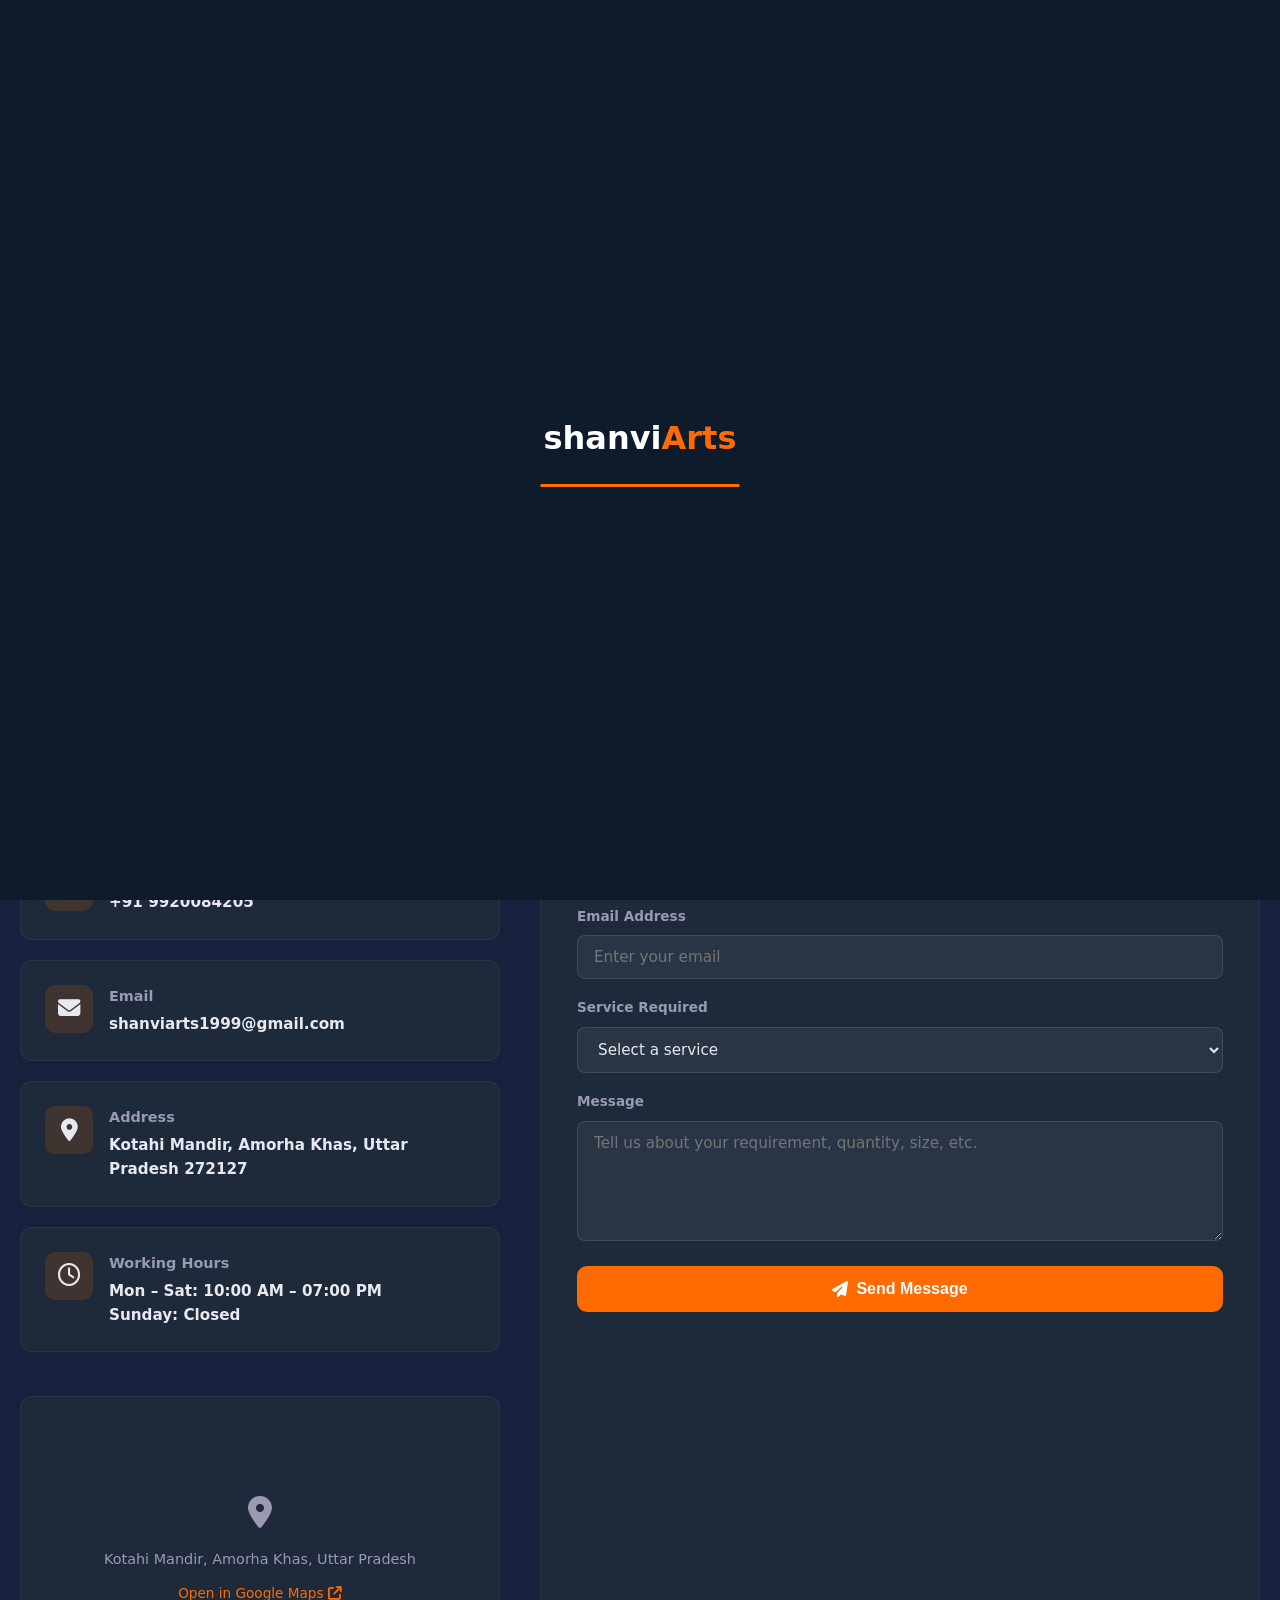
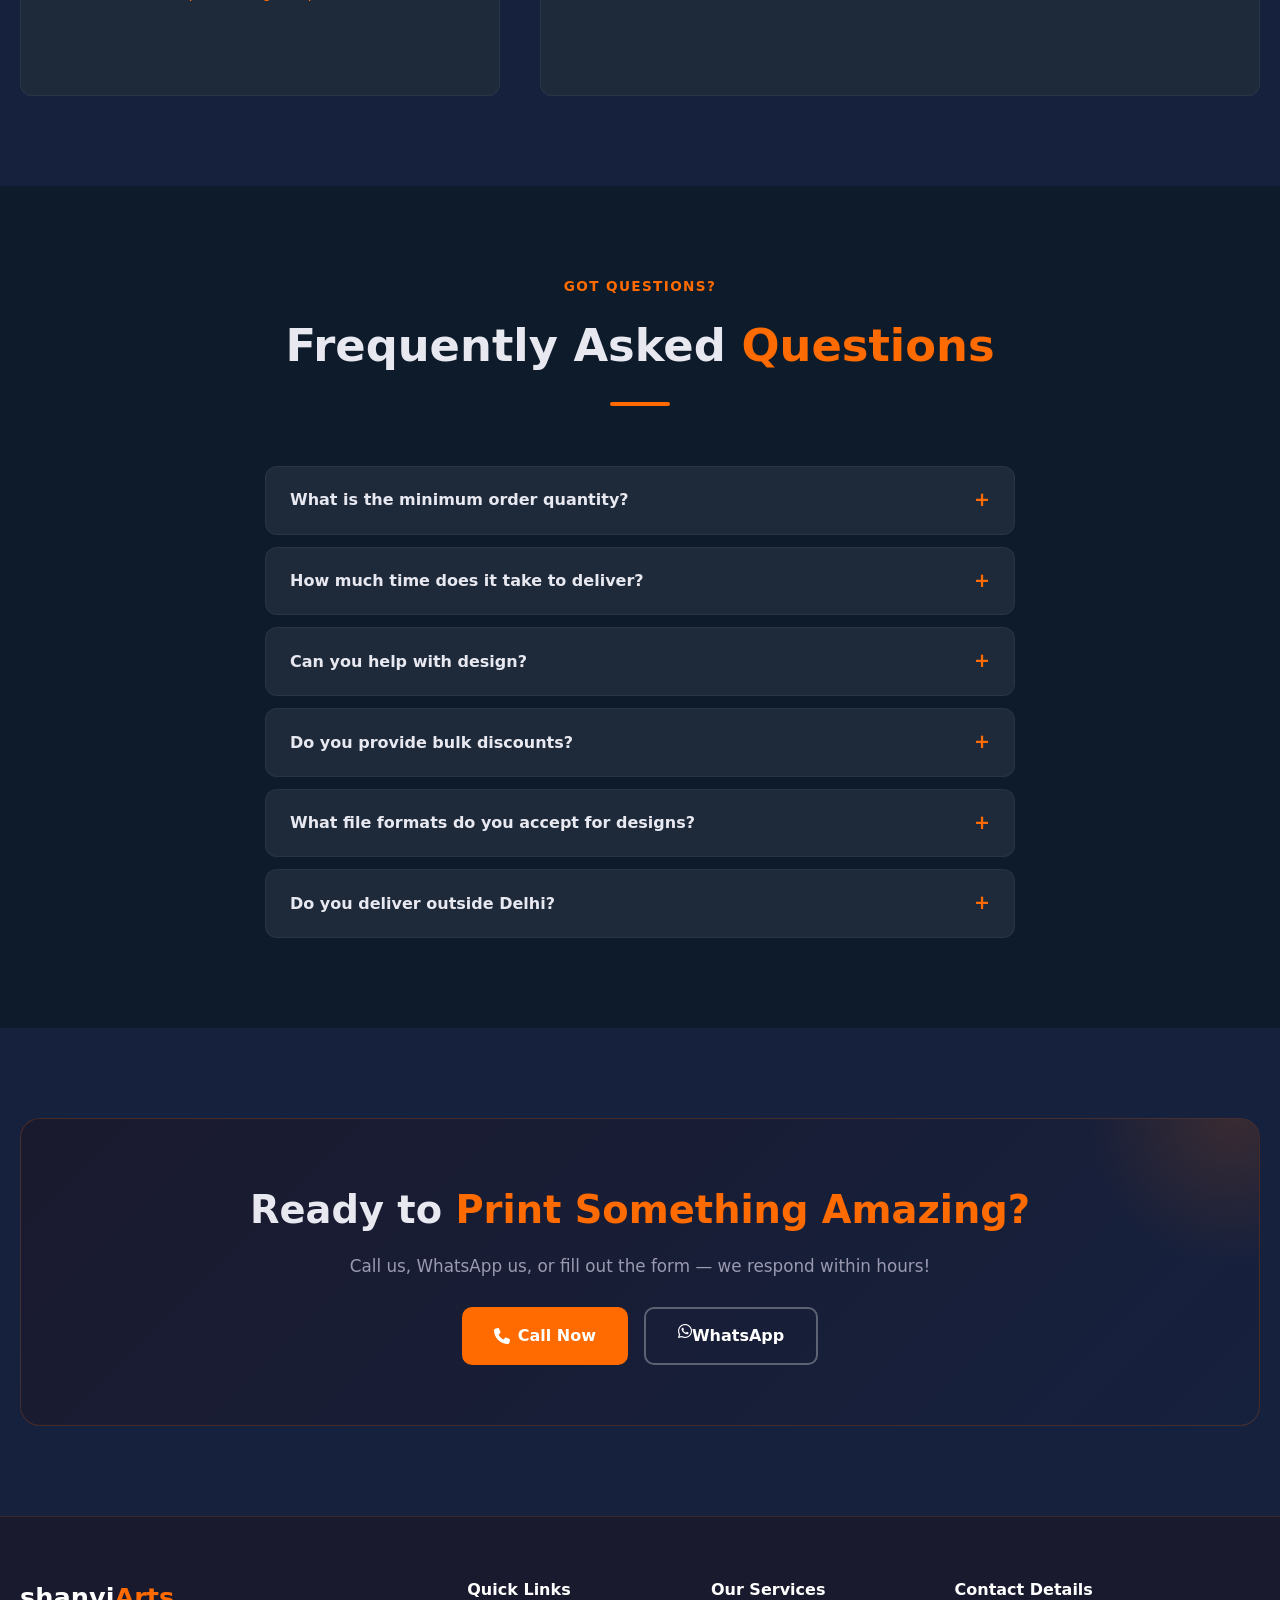
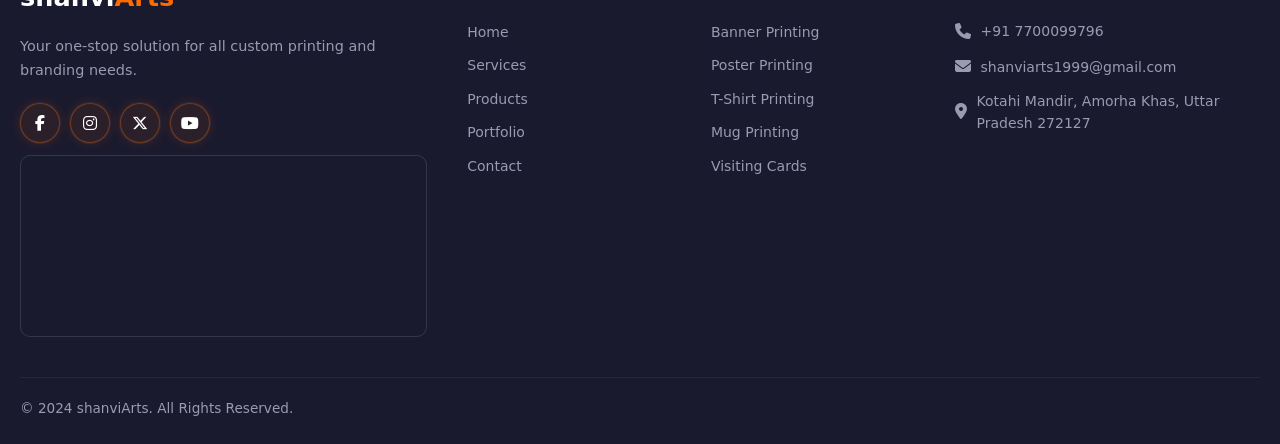
<file: contact.html>
<!DOCTYPE html>
<html lang="en">
<head>
<meta charset="UTF-8"/>
<meta name="viewport" content="width=device-width, initial-scale=1.0"/>
<title>Contact shanviArts | Get a Free Quote for Printing Services</title>
<meta name="description" content="Contact shanviArts for premium printing, branding, bulk orders and custom quotes. Call, WhatsApp or send your requirement online." />
<meta name="keywords" content="contact shanviArts, printing quote, bulk order printing, custom branding quote, Delhi printing contact" />
<meta name="robots" content="index,follow" />
<link rel="canonical" href="https://shanviarts.in/contact.html" />
<link rel="sitemap" href="https://shanviarts.in/sitemap.xml" />
<meta property="og:title" content="Contact shanviArts | Get a Free Quote for Printing Services" />
<meta property="og:description" content="Get in touch with shanviArts for custom printing, branding and bulk order inquiries in Delhi." />
<meta property="og:type" content="website" />
<meta property="og:url" content="https://shanviarts.in/contact.html" />
<meta property="og:image" content="https://shanviarts.in/images/home/banner.jpg" />
<meta name="twitter:card" content="summary_large_image" />
<meta name="twitter:title" content="Contact shanviArts | Get a Free Quote for Printing Services" />
<meta name="twitter:description" content="Get in touch with shanviArts for custom printing, branding and bulk order inquiries in Delhi." />
<meta name="twitter:image" content="https://shanviarts.in/images/home/banner.jpg" />
<meta name="theme-color" content="#ff6b00" />
<script type="application/ld+json">
{
  "@context": "https://schema.org",
  "@type": "Organization",
  "name": "shanviArts",
  "url": "https://shanviarts.in/",
  "telephone": "+91-9920084205",
  "email": "shanviarts1999@gmail.com",
  "address": {
    "@type": "PostalAddress",
    "streetAddress": "Kotahi Mandir, Amorha Khas",
    "addressLocality": "Amorha Khas",
    "addressRegion": "Uttar Pradesh",
    "postalCode": "272127",
    "addressCountry": "IN"
  }
}
</script>
<link rel="stylesheet" href="css/style.css"/>
<link rel="stylesheet" href="https://cdnjs.cloudflare.com/ajax/libs/font-awesome/6.7.2/css/all.min.css">
</head>
<body>

<div class="page-loader"><div class="loader-logo"><span>shanvi</span><span>Arts</span></div><div class="loader-bar"><div class="loader-fill"></div></div></div>

<nav class="navbar">
  <div class="nav-logo"><span>shanvi</span><span>Arts</span></div>
  <div class="nav-links">
    <a href="index.html">Home</a>
    <a href="services.html">Services</a>
    <a href="products.html">Products</a>
    <a href="portfolio.html">Portfolio</a>
    <a href="contact.html" class="active">Contact</a>
    <a href="contact.html" class="nav-cta">Get Quote</a>
  </div>
  <div class="hamburger"><span></span><span></span><span></span></div>
</nav>
<div class="mobile-menu">
  <a href="index.html">Home</a>
  <a href="services.html">Services</a>
  <a href="products.html">Products</a>
  <a href="portfolio.html">Portfolio</a>
  <a href="contact.html">Contact</a>
  <a href="contact.html" class="nav-cta">Get Quote</a>
</div>

<div class="page-header" style="background-image:url('images/contactbanner.png')">
  <div class="container">
    <h1><span style="color:var(--orange)">Contact</span> Us</h1>
    <p class="breadcrumb"><a href="index.html">Home</a> <i class="fa-solid fa-chevron-right" aria-hidden="true"></i> <span>Contact</span></p>
  </div>
</div>

<!-- CONTACT SECTION -->
<section class="section" style="background:var(--dark3)">
  <div class="container">
    <div class="section-header reveal">
      <span class="section-eyebrow">Get In Touch</span>
      <h2 class="section-title">We Are Here To <span class="hl">Help You</span></h2>
      <p class="section-subtitle">Fill out the form and we'll get back to you within 24 hours.</p>
      <div class="divider"></div>
    </div>

    <div class="contact-grid reveal">
      <!-- CONTACT INFO -->
      <div class="contact-info">
        <div class="contact-info-card">
          <div class="contact-icon"><i class="fa-solid fa-phone" aria-hidden="true"></i></div>
          <div>
            <h4>Phone</h4>
            <p><a href="tel:+919920084205">+91 9920084205</a></p>
          </div>
        </div>
        <div class="contact-info-card">
          <div class="contact-icon"><i class="fa-brands fa-whatsapp" aria-hidden="true"></i></div>
          <div>
            <h4>WhatsApp</h4>
            <p><a href="https://wa.me/919920084205" target="_blank" rel="noopener">+91 9920084205</a></p>
          </div>
        </div>
        <div class="contact-info-card">
          <div class="contact-icon"><i class="fa-solid fa-envelope" aria-hidden="true"></i></div>
          <div>
            <h4>Email</h4>
            <p><a href="mailto:shanviarts1999@gmail.com">shanviarts1999@gmail.com</a></p>
          </div>
        </div>
        <div class="contact-info-card">
          <div class="contact-icon"><i class="fa-solid fa-location-dot" aria-hidden="true"></i></div>
          <div>
            <h4>Address</h4>
            <p>Kotahi Mandir, Amorha Khas, Uttar Pradesh 272127</p>
          </div>
        </div>
        <div class="contact-info-card">
          <div class="contact-icon"><i class="fa-regular fa-clock" aria-hidden="true"></i></div>
          <div>
            <h4>Working Hours</h4>
            <p>Mon – Sat: 10:00 AM – 07:00 PM<br/>Sunday: Closed</p>
          </div>
        </div>
        <!-- MAP PLACEHOLDER -->
        <div class="map-embed">
          <span style="font-size:2rem"><i class="fa-solid fa-location-dot" aria-hidden="true"></i></span>
          <span>Kotahi Mandir, Amorha Khas, Uttar Pradesh</span>
          <a href="https://maps.google.com/?q=Kotahi+Mandir+Amorha+Khas+Uttar+Pradesh" target="_blank" rel="noopener" style="color:var(--orange);font-size:0.85rem;margin-top:4px">Open in Google Maps <i class="fa-solid fa-arrow-up-right-from-square" aria-hidden="true"></i></a>
        </div>
      </div>

      <!-- CONTACT FORM -->
      <div class="contact-form">
        <h3>Send Us a Message</h3>
        <form id="contactForm" novalidate>
          <div class="form-row">
            <div class="form-group">
              <label for="fname">Your Name *</label>
              <input type="text" id="fname" placeholder="Enter your name" required/>
            </div>
            <div class="form-group">
              <label for="fphone">Mobile Number *</label>
              <input type="tel" id="fphone" placeholder="Enter your mobile" required/>
            </div>
          </div>
          <div class="form-group">
            <label for="femail">Email Address</label>
            <input type="email" id="femail" placeholder="Enter your email"/>
          </div>
          <div class="form-group">
            <label for="fservice">Service Required</label>
            <select id="fservice">
              <option value="">Select a service</option>
              <option>Banner Printing</option>
              <option>Poster Printing</option>
              <option>T-Shirt Printing</option>
              <option>Mug Printing</option>
              <option>Plate Printing</option>
              <option>Visiting Cards</option>
              <option>Keychains</option>
              <option>Custom Branding</option>
              <option>ID Cards</option>
              <option>Other</option>
            </select>
          </div>
          <div class="form-group">
            <label for="fmsg">Message</label>
            <textarea id="fmsg" placeholder="Tell us about your requirement, quantity, size, etc."></textarea>
          </div>
          <button type="submit" class="btn-primary" style="width:100%;justify-content:center">
            <i class="fa-solid fa-paper-plane" aria-hidden="true"></i> Send Message
          </button>
        </form>
      </div>
    </div>
  </div>
</section>

<!-- FAQ -->
<section class="section">
  <div class="container">
    <div class="section-header reveal">
      <span class="section-eyebrow">Got Questions?</span>
      <h2 class="section-title">Frequently Asked <span class="hl">Questions</span></h2>
      <div class="divider"></div>
    </div>
    <div class="faq-list">
      <div class="faq-item reveal">
        <div class="faq-q">What is the minimum order quantity? <span class="faq-icon">+</span></div>
        <div class="faq-a"><p>For most products like mugs, T-shirts, and keychains, the minimum order is 1 piece. For bulk discounts, we recommend ordering 50+ pieces. Banners and posters can be ordered in single quantities.</p></div>
      </div>
      <div class="faq-item reveal">
        <div class="faq-q">How much time does it take to deliver? <span class="faq-icon">+</span></div>
        <div class="faq-a"><p>Standard delivery takes 2–4 working days after design approval. Express same-day and next-day delivery is available for urgent orders at extra charges. Bulk orders may take 5–7 working days.</p></div>
      </div>
      <div class="faq-item reveal">
        <div class="faq-q">Can you help with design? <span class="faq-icon">+</span></div>
        <div class="faq-a"><p>Yes! We have an in-house design team. We provide free design assistance with your order. Just share your idea, logo, and text and we'll create a professional design for your approval before printing.</p></div>
      </div>
      <div class="faq-item reveal">
        <div class="faq-q">Do you provide bulk discounts? <span class="faq-icon">+</span></div>
        <div class="faq-a"><p>Yes, we offer attractive discounts for bulk orders. For 50+ pieces you get 10% off, for 100+ pieces 20% off, and for 500+ pieces we offer custom pricing. Contact us for a bulk order quote.</p></div>
      </div>
      <div class="faq-item reveal">
        <div class="faq-q">What file formats do you accept for designs? <span class="faq-icon">+</span></div>
        <div class="faq-a"><p>We accept PDF, AI, CDR, PSD, PNG (high-res), JPG (300 DPI+). For best quality, vector files (AI, PDF, CDR) are preferred. We can also work from photos and rough sketches.</p></div>
      </div>
      <div class="faq-item reveal">
        <div class="faq-q">Do you deliver outside Delhi? <span class="faq-icon">+</span></div>
        <div class="faq-a"><p>Yes! We deliver pan-India through courier partners. Delivery charges depend on location and weight. Delhi NCR orders can also be picked up from our store for free.</p></div>
      </div>
    </div>
  </div>
</section>

<!-- CTA -->
<section class="section" style="background:var(--dark3)">
  <div class="container">
    <div class="cta-banner reveal">
      <h2>Ready to <span style="color:var(--orange)">Print Something Amazing?</span></h2>
      <p>Call us, WhatsApp us, or fill out the form — we respond within hours!</p>
      <div style="display:flex;gap:16px;justify-content:center;flex-wrap:wrap;margin-top:8px">
        <a href="tel:+919920084205" class="btn-primary" style="display:inline-flex"><i class="fa-solid fa-phone" aria-hidden="true"></i> Call Now</a>
        <a href="https://wa.me/919920084205" target="_blank" rel="noopener" class="btn-secondary" style="display:inline-flex"><i class="fa-brands fa-whatsapp" aria-hidden="true"></i> WhatsApp</a>
      </div>
    </div>
  </div>
</section>

<footer>
  <div class="container">
    <div class="footer-grid">
      <div class="footer-brand"><div class="footer-logo"><span>shanvi</span><span>Arts</span></div><p class="footer-desc">Your one-stop solution for all custom printing and branding needs.</p><div class="social-links"><a class="social-link" href="https://www.facebook.com/" target="_blank" rel="noopener" title="Facebook"><i class="fa-brands fa-facebook-f" aria-hidden="true"></i></a><a class="social-link" href="https://www.instagram.com/" target="_blank" rel="noopener" title="Instagram"><i class="fa-brands fa-instagram" aria-hidden="true"></i></a><a class="social-link" href="https://x.com/" target="_blank" rel="noopener" title="X"><i class="fa-brands fa-x-twitter" aria-hidden="true"></i></a><a class="social-link" href="https://www.youtube.com/" target="_blank" rel="noopener" title="YouTube"><i class="fa-brands fa-youtube" aria-hidden="true"></i></a></div><div style="margin-top:12px;border-radius:10px;overflow:hidden;border:1px solid rgba(255,255,255,0.12);"><iframe title="shanviArts location" src="https://www.google.com/maps?q=Kotahi+Mandir+Amorha+Khas+Uttar+Pradesh+272127&z=14&output=embed" loading="lazy" style="border:0;width:100%;height:180px;display:block;" allowfullscreen="" referrerpolicy="no-referrer-when-downgrade"></iframe></div></div>
      <div class="footer-col"><h4>Quick Links</h4><ul><li><a href="index.html">Home</a></li><li><a href="services.html">Services</a></li><li><a href="products.html">Products</a></li><li><a href="portfolio.html">Portfolio</a></li><li><a href="contact.html">Contact</a></li></ul></div>
      <div class="footer-col"><h4>Our Services</h4><ul><li><a href="services.html">Banner Printing</a></li><li><a href="services.html">Poster Printing</a></li><li><a href="services.html">T-Shirt Printing</a></li><li><a href="services.html">Mug Printing</a></li><li><a href="services.html">Visiting Cards</a></li></ul></div>
      <div class="footer-col"><h4>Contact Details</h4><div class="footer-contact"><div class="footer-contact-item"><span><i class="fa-solid fa-phone" aria-hidden="true"></i></span><a href="tel:+919920084205">+91 7700099796</a></div><div class="footer-contact-item"><span><i class="fa-solid fa-envelope" aria-hidden="true"></i></span><a href="mailto:shanviarts1999@gmail.com">shanviarts1999@gmail.com</a></div><div class="footer-contact-item"><span><i class="fa-solid fa-location-dot" aria-hidden="true"></i></span><span>Kotahi Mandir, Amorha Khas, Uttar Pradesh 272127</span></div></div></div>
    </div>
    <div class="footer-bottom"><p>© 2024 shanviArts. All Rights Reserved.</p></div>
  </div>
</footer>

<button class="back-top" aria-label="Back to top"><i class="fa-solid fa-arrow-up" aria-hidden="true"></i></button>
<a class="whatsapp-float" href="https://wa.me/917700099796" target="_blank" rel="noopener" title="WhatsApp"><i class="fa-brands fa-whatsapp" aria-hidden="true"></i></a>
<div class="toast"></div>
<script src="js/main.js"></script>
<script>
  document.getElementById('contactForm').addEventListener('submit', function(e) {
  e.preventDefault(); 
  
  const form = this;
  const submitBtn = form.querySelector('button[type="submit"]');
  
  
  const formData = new URLSearchParams();
  formData.append('fname', document.getElementById('fname').value);
  formData.append('fphone', document.getElementById('fphone').value);
  formData.append('femail', document.getElementById('femail').value);
  formData.append('fservice', document.getElementById('fservice').value);
  formData.append('fmsg', document.getElementById('fmsg').value);
  

  submitBtn.disabled = true;
  submitBtn.innerText = "Sending Message...";
  

  const scriptURL = 'https://script.google.com/macros/s/AKfycbzLTnuNzT0q0quzqYP9nhpQGTAbktGC3dvviAoRk8rL5TkoTegZDmY_FRr4OutKN-iiqQ/exec'; 
  
 
  fetch(scriptURL, {
    method: 'POST',
    body: formData,
    mode: 'no-cors' 
  })
  .then(response => {
  
    alert('massage sent succsesfully.');
    form.reset();
  })
  .catch(error => {
    console.error('Error!', error.message);
    alert('Not sand try again');
  })
  .finally(() => {
    
    submitBtn.disabled = false;
    submitBtn.innerText = "📨 Send Message";
  });
});

</script>
</body>
</html>
</file>
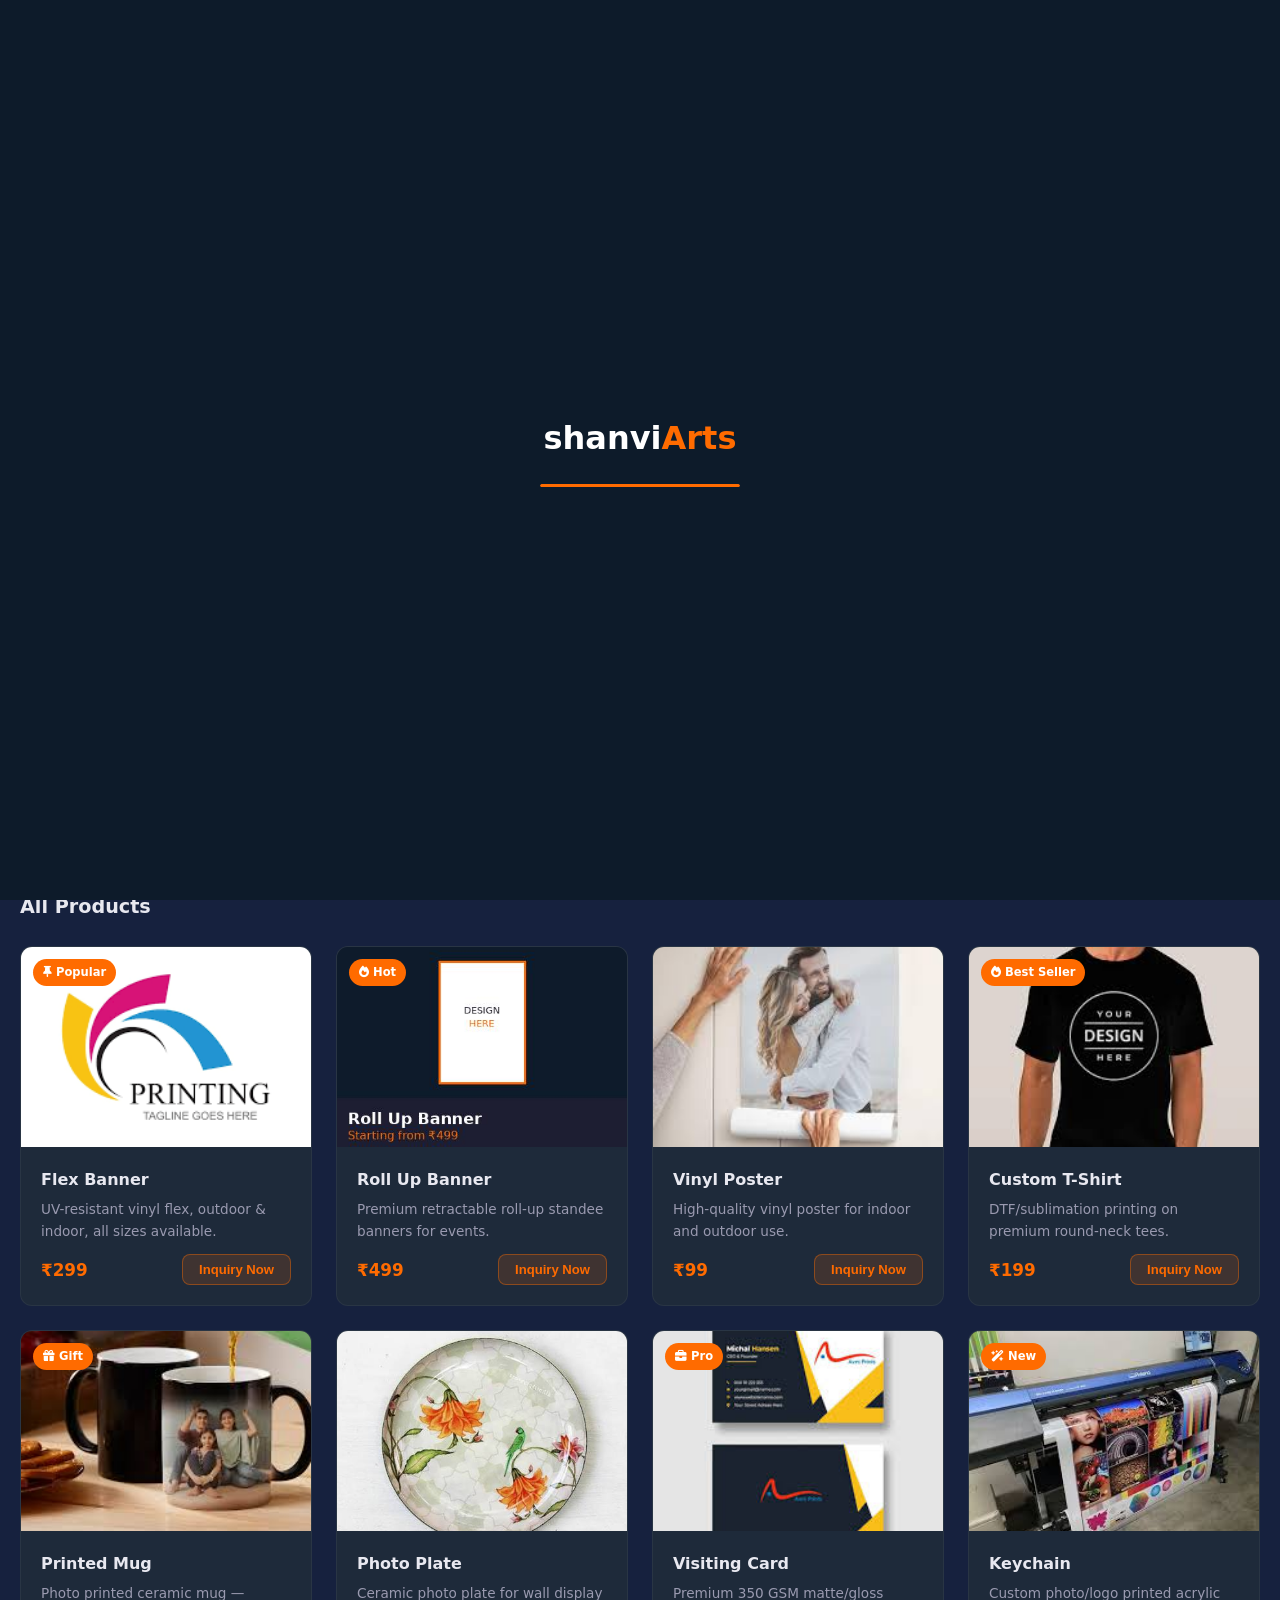
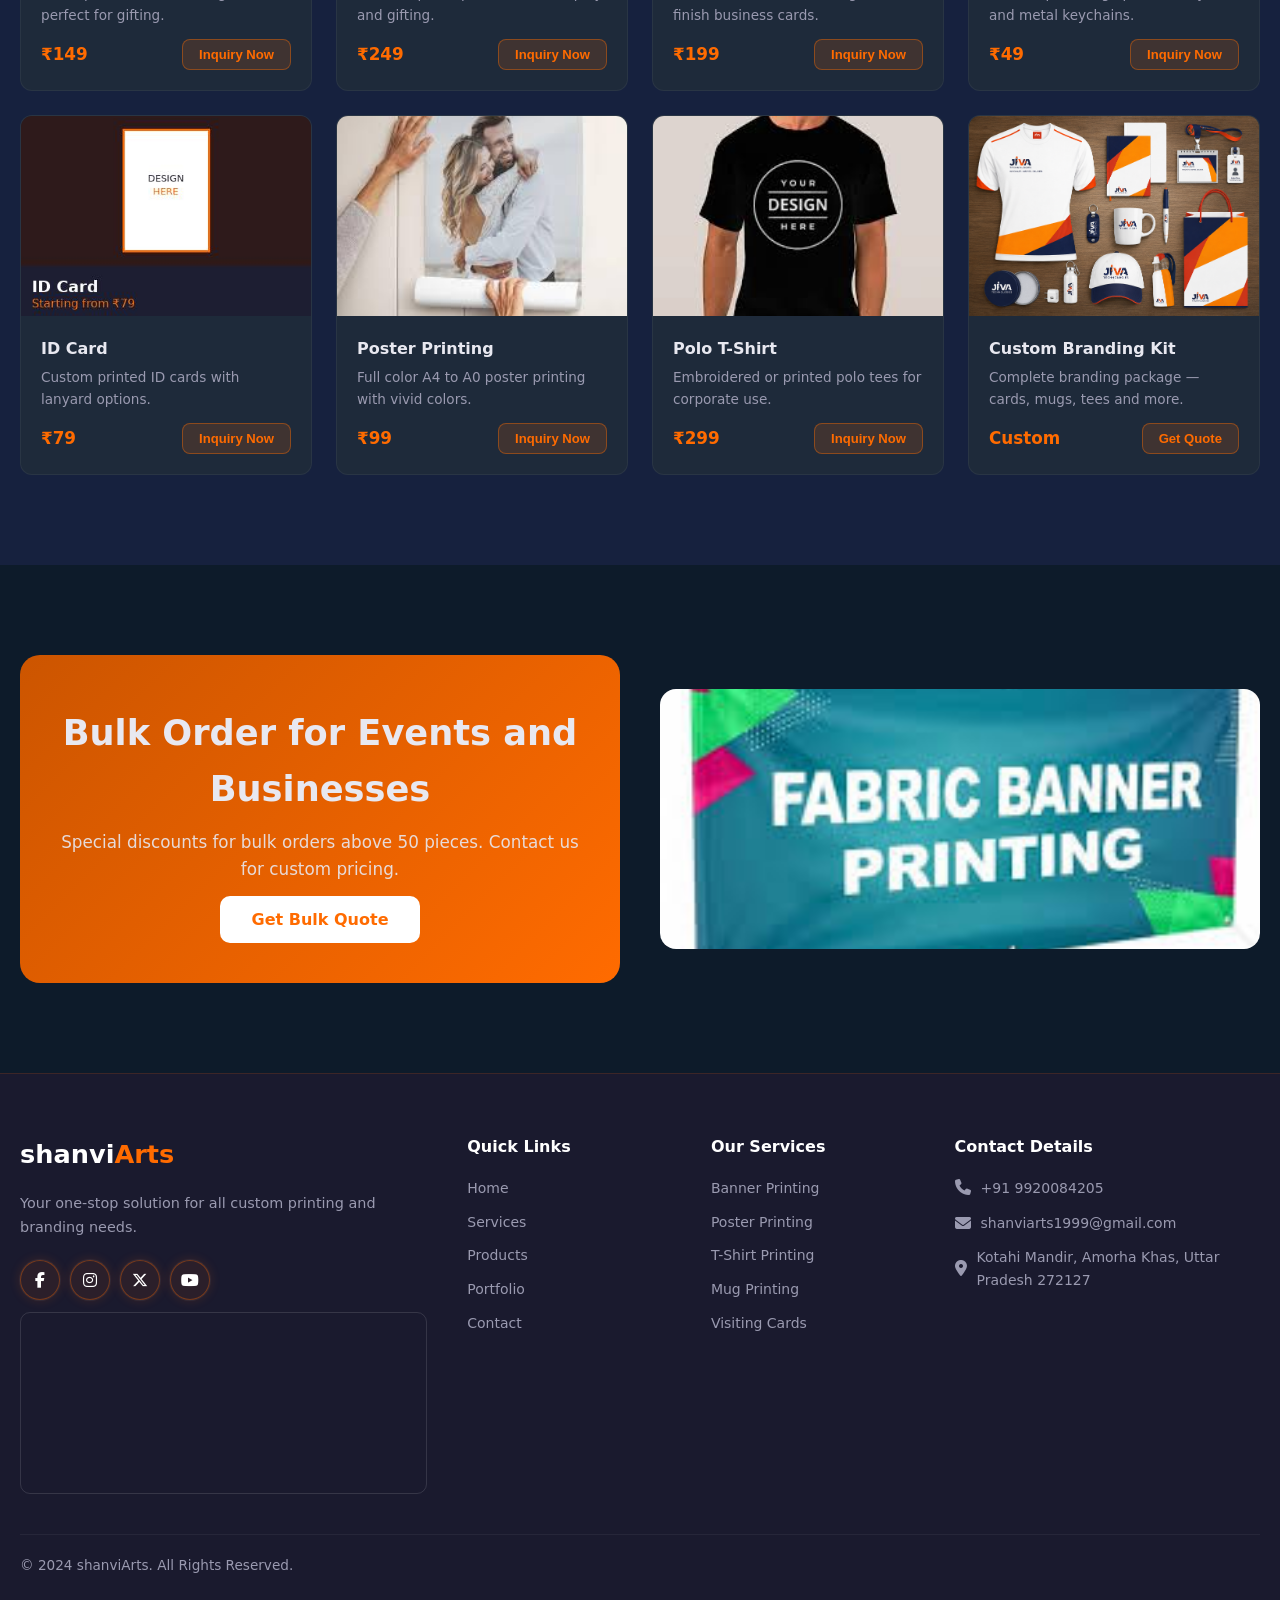
<file: products.html>
<!DOCTYPE html>
<html lang="en">
<head>
<meta charset="UTF-8"/>
<meta name="viewport" content="width=device-width, initial-scale=1.0"/>
<title>Custom Printed Products | Flex Banners, T-Shirts, Mugs & More | shanviArts</title>
<meta name="description" content="Browse custom printed products from shanviArts including flex banners, roll-up banners, T-shirts, mugs, visiting cards, keychains and photo plates." />
<meta name="keywords" content="custom printed products, flex banner, roll up banner, printed t-shirt, printed mug, visiting card, keychain, photo plate" />
<meta name="robots" content="index,follow" />
<link rel="canonical" href="https://shanviarts.in/products.html" />
<link rel="sitemap" href="https://shanviarts.in/sitemap.xml" />
<meta property="og:title" content="Custom Printed Products | Flex Banners, T-Shirts, Mugs & More | shanviArts" />
<meta property="og:description" content="High-quality custom printed products for events, promotions, gifting and business branding." />
<meta property="og:type" content="website" />
<meta property="og:url" content="https://shanviarts.in/products.html" />
<meta property="og:image" content="https://shanviarts.in/images/home/banner.jpg" />
<meta name="twitter:card" content="summary_large_image" />
<meta name="twitter:title" content="Custom Printed Products | Flex Banners, T-Shirts, Mugs & More | shanviArts" />
<meta name="twitter:description" content="High-quality custom printed products for events, promotions, gifting and business branding." />
<meta name="twitter:image" content="https://shanviarts.in/images/home/banner.jpg" />
<meta name="theme-color" content="#ff6b00" />
<link rel="stylesheet" href="css/style.css"/>
<link rel="stylesheet" href="https://cdnjs.cloudflare.com/ajax/libs/font-awesome/6.7.2/css/all.min.css">
</head>
<body>

<div class="page-loader"><div class="loader-logo"><span>shanvi</span><span>Arts</span></div><div class="loader-bar"><div class="loader-fill"></div></div></div>

<nav class="navbar">
  <div class="nav-logo"><span>shanvi</span><span>Arts</span></div>
  <div class="nav-links">
    <a href="index.html">Home</a>
    <a href="services.html">Services</a>
    <a href="products.html" class="active">Products</a>
    <a href="portfolio.html">Portfolio</a>
    <a href="contact.html">Contact</a>
    <a href="contact.html" class="nav-cta">Get Quote</a>
  </div>
  <div class="hamburger"><span></span><span></span><span></span></div>
</nav>
<div class="mobile-menu">
  <a href="index.html">Home</a>
  <a href="services.html">Services</a>
  <a href="products.html">Products</a>
  <a href="portfolio.html">Portfolio</a>
  <a href="contact.html">Contact</a>
  <a href="contact.html" class="nav-cta">Get Quote</a>
</div>

<div class="page-header" style="background-image:url('images/contactbanner.png')">
  <div class="container">
    <h1>Our <span style="color:var(--orange)">Products</span></h1>
    <p class="breadcrumb"><a href="index.html">Home</a> <i class="fa-solid fa-chevron-right" aria-hidden="true"></i> <span>Products</span></p>
  </div>
</div>

<!-- PRODUCTS SECTION -->
<section class="section" style="background:var(--dark3)">
  <div class="container">
    <div class="section-header reveal">
      <span class="section-eyebrow">Browse</span>
      <h2 class="section-title">Product <span class="hl">Categories</span></h2>
      <div class="divider"></div>
    </div>

    <!-- CATEGORY ICONS -->
    <div style="display:flex;gap:20px;flex-wrap:wrap;justify-content:center;margin-bottom:40px" class="reveal">
      <div style="text-align:center;cursor:pointer" onclick="document.querySelector('[data-filter=banners]').click()">
        <div style="width:70px;height:70px;background:rgba(255,107,0,0.15);border-radius:14px;display:flex;align-items:center;justify-content:center;font-size:1.8rem;margin:0 auto 8px;transition:.3s" onmouseover="this.style.background='var(--orange)'" onmouseout="this.style.background='rgba(255,107,0,0.15)'"><i class="fa-solid fa-rectangle-ad" aria-hidden="true"></i></div>
        <span style="font-size:0.8rem;color:var(--text-muted)">Banners</span>
      </div>
      <div style="text-align:center;cursor:pointer" onclick="document.querySelector('[data-filter=tshirts]').click()">
        <div style="width:70px;height:70px;background:rgba(255,107,0,0.15);border-radius:14px;display:flex;align-items:center;justify-content:center;font-size:1.8rem;margin:0 auto 8px;transition:.3s" onmouseover="this.style.background='var(--orange)'" onmouseout="this.style.background='rgba(255,107,0,0.15)'"><i class="fa-solid fa-shirt" aria-hidden="true"></i></div>
        <span style="font-size:0.8rem;color:var(--text-muted)">T-Shirts</span>
      </div>
      <div style="text-align:center;cursor:pointer" onclick="document.querySelector('[data-filter=mugs]').click()">
        <div style="width:70px;height:70px;background:rgba(255,107,0,0.15);border-radius:14px;display:flex;align-items:center;justify-content:center;font-size:1.8rem;margin:0 auto 8px;transition:.3s" onmouseover="this.style.background='var(--orange)'" onmouseout="this.style.background='rgba(255,107,0,0.15)'"><i class="fa-solid fa-mug-hot" aria-hidden="true"></i></div>
        <span style="font-size:0.8rem;color:var(--text-muted)">Mugs</span>
      </div>
      <div style="text-align:center;cursor:pointer" onclick="document.querySelector('[data-filter=cards]').click()">
        <div style="width:70px;height:70px;background:rgba(255,107,0,0.15);border-radius:14px;display:flex;align-items:center;justify-content:center;font-size:1.8rem;margin:0 auto 8px;transition:.3s" onmouseover="this.style.background='var(--orange)'" onmouseout="this.style.background='rgba(255,107,0,0.15)'"><i class="fa-solid fa-address-card" aria-hidden="true"></i></div>
        <span style="font-size:0.8rem;color:var(--text-muted)">Visiting Cards</span>
      </div>
      <div style="text-align:center;cursor:pointer" onclick="document.querySelector('[data-filter=keychains]').click()">
        <div style="width:70px;height:70px;background:rgba(255,107,0,0.15);border-radius:14px;display:flex;align-items:center;justify-content:center;font-size:1.8rem;margin:0 auto 8px;transition:.3s" onmouseover="this.style.background='var(--orange)'" onmouseout="this.style.background='rgba(255,107,0,0.15)'"><i class="fa-solid fa-key" aria-hidden="true"></i></div>
        <span style="font-size:0.8rem;color:var(--text-muted)">Keychains</span>
      </div>
    </div>

    <!-- FILTER TABS -->
    <div class="filter-tabs reveal">
      <button class="filter-btn active" data-filter="all">All Products</button>
      <button class="filter-btn" data-filter="banners">Banners</button>
      <button class="filter-btn" data-filter="tshirts">T-Shirts</button>
      <button class="filter-btn" data-filter="mugs">Mugs</button>
      <button class="filter-btn" data-filter="cards">Visiting Cards</button>
      <button class="filter-btn" data-filter="keychains">Keychains</button>
    </div>

    <h3 style="margin-bottom:24px;font-size:1.2rem" class="reveal">All Products</h3>
    <div class="products-grid">
      <div class="product-card reveal reveal-delay-1" data-category="banners">
        <div class="product-img-wrap"><img src="images/home/logo.png" alt="Flex Banner"/><span class="product-badge"><i class="fa-solid fa-thumbtack" aria-hidden="true"></i> Popular</span></div>
        <div class="product-info"><h3>Flex Banner</h3><p>UV-resistant vinyl flex, outdoor & indoor, all sizes available.</p><div class="product-footer"><span class="product-price">₹299</span><button class="btn-inquiry">Inquiry Now</button></div></div>
      </div>
      <div class="product-card reveal reveal-delay-2" data-category="banners">
        <div class="product-img-wrap"><img src="images/product_rollup.jpg" alt="Roll Up Banner"/><span class="product-badge"><i class="fa-solid fa-fire" aria-hidden="true"></i> Hot</span></div>
        <div class="product-info"><h3>Roll Up Banner</h3><p>Premium retractable roll-up standee banners for events.</p><div class="product-footer"><span class="product-price">₹499</span><button class="btn-inquiry">Inquiry Now</button></div></div>
      </div>
      <div class="product-card reveal reveal-delay-3" data-category="banners">
        <div class="product-img-wrap"><img src="images/home/poster.jpg" alt="Vinyl Poster"/></div>
        <div class="product-info"><h3>Vinyl Poster</h3><p>High-quality vinyl poster for indoor and outdoor use.</p><div class="product-footer"><span class="product-price">₹99</span><button class="btn-inquiry">Inquiry Now</button></div></div>
      </div>
      <div class="product-card reveal reveal-delay-1" data-category="tshirts">
        <div class="product-img-wrap"><img src="images/home/tshirt.jpg" alt="Custom T-Shirt"/><span class="product-badge"><i class="fa-solid fa-fire" aria-hidden="true"></i> Best Seller</span></div>
        <div class="product-info"><h3>Custom T-Shirt</h3><p>DTF/sublimation printing on premium round-neck tees.</p><div class="product-footer"><span class="product-price">₹199</span><button class="btn-inquiry">Inquiry Now</button></div></div>
      </div>
      <div class="product-card reveal reveal-delay-2" data-category="mugs">
        <div class="product-img-wrap"><img src="images/home/cup.jpg" alt="Printed Mug"/><span class="product-badge"><i class="fa-solid fa-gift" aria-hidden="true"></i> Gift</span></div>
        <div class="product-info"><h3>Printed Mug</h3><p>Photo printed ceramic mug — perfect for gifting.</p><div class="product-footer"><span class="product-price">₹149</span><button class="btn-inquiry">Inquiry Now</button></div></div>
      </div>
      <div class="product-card reveal reveal-delay-3" data-category="mugs">
        <div class="product-img-wrap"><img src="images/home/images (2).jpg" alt="Photo Plate"/></div>
        <div class="product-info"><h3>Photo Plate</h3><p>Ceramic photo plate for wall display and gifting.</p><div class="product-footer"><span class="product-price">₹249</span><button class="btn-inquiry">Inquiry Now</button></div></div>
      </div>
      <div class="product-card reveal reveal-delay-1" data-category="cards">
        <div class="product-img-wrap"><img src="images/home/visiting.jpg" alt="Visiting Card"/><span class="product-badge"><i class="fa-solid fa-briefcase" aria-hidden="true"></i> Pro</span></div>
        <div class="product-info"><h3>Visiting Card</h3><p>Premium 350 GSM matte/gloss finish business cards.</p><div class="product-footer"><span class="product-price">₹199</span><button class="btn-inquiry">Inquiry Now</button></div></div>
      </div>
      <div class="product-card reveal reveal-delay-2" data-category="keychains">
        <div class="product-img-wrap"><img src="images/home/vinayal.jpg" alt="Keychain"/><span class="product-badge"><i class="fa-solid fa-wand-magic-sparkles" aria-hidden="true"></i> New</span></div>
        <div class="product-info"><h3>Keychain</h3><p>Custom photo/logo printed acrylic and metal keychains.</p><div class="product-footer"><span class="product-price">₹49</span><button class="btn-inquiry">Inquiry Now</button></div></div>
      </div>
      <div class="product-card reveal reveal-delay-3" data-category="cards">
        <div class="product-img-wrap"><img src="images/product_idcard.jpg" alt="ID Card"/></div>
        <div class="product-info"><h3>ID Card</h3><p>Custom printed ID cards with lanyard options.</p><div class="product-footer"><span class="product-price">₹79</span><button class="btn-inquiry">Inquiry Now</button></div></div>
      </div>
      <div class="product-card reveal reveal-delay-1" data-category="banners">
        <div class="product-img-wrap"><img src="images/home/poster.jpg" alt="Poster"/></div>
        <div class="product-info"><h3>Poster Printing</h3><p>Full color A4 to A0 poster printing with vivid colors.</p><div class="product-footer"><span class="product-price">₹99</span><button class="btn-inquiry">Inquiry Now</button></div></div>
      </div>
      <div class="product-card reveal reveal-delay-2" data-category="tshirts">
        <div class="product-img-wrap"><img src="images/home/tshirt.jpg" alt="Polo T-Shirt"/></div>
        <div class="product-info"><h3>Polo T-Shirt</h3><p>Embroidered or printed polo tees for corporate use.</p><div class="product-footer"><span class="product-price">₹299</span><button class="btn-inquiry">Inquiry Now</button></div></div>
      </div>
      <div class="product-card reveal reveal-delay-3" data-category="keychains">
        <div class="product-img-wrap"><img src="images/home/ChatGPT Image Jun 21, 2026, 07_36_07 AM.png" alt="Custom Branding"/></div>
        <div class="product-info"><h3>Custom Branding Kit</h3><p>Complete branding package — cards, mugs, tees and more.</p><div class="product-footer"><span class="product-price">Custom</span><button class="btn-inquiry">Get Quote</button></div></div>
      </div>
    </div>
  </div>
</section>

<!-- BULK ORDER -->
<section class="section">
  <div class="container">
    <div style="display:grid;grid-template-columns:1fr 1fr;gap:40px;align-items:center" class="reveal">
      <div class="bulk-banner">
        <h2>Bulk Order for Events and Businesses</h2>
        <p>Special discounts for bulk orders above 50 pieces. Contact us for custom pricing.</p>
        <a href="contact.html" class="btn-white">Get Bulk Quote</a>
      </div>
      <div>
        <img src="images/home/banner.jpg" alt="Bulk Order" style="border-radius:16px;width:100%;height:260px;object-fit:cover"/>
      </div>
    </div>
  </div>
</section>

<footer>
  <div class="container">
    <div class="footer-grid">
      <div class="footer-brand"><div class="footer-logo"><span>shanvi</span><span>Arts</span></div><p class="footer-desc">Your one-stop solution for all custom printing and branding needs.</p><div class="social-links"><a class="social-link" href="https://www.facebook.com/" target="_blank" rel="noopener" title="Facebook"><i class="fa-brands fa-facebook-f" aria-hidden="true"></i></a><a class="social-link" href="https://www.instagram.com/" target="_blank" rel="noopener" title="Instagram"><i class="fa-brands fa-instagram" aria-hidden="true"></i></a><a class="social-link" href="https://x.com/" target="_blank" rel="noopener" title="X"><i class="fa-brands fa-x-twitter" aria-hidden="true"></i></a><a class="social-link" href="https://www.youtube.com/" target="_blank" rel="noopener" title="YouTube"><i class="fa-brands fa-youtube" aria-hidden="true"></i></a></div><div style="margin-top:12px;border-radius:10px;overflow:hidden;border:1px solid rgba(255,255,255,0.12);"><iframe title="shanviArts location" src="https://www.google.com/maps?q=Kotahi+Mandir+Amorha+Khas+Uttar+Pradesh+272127&z=14&output=embed" loading="lazy" style="border:0;width:100%;height:180px;display:block;" allowfullscreen="" referrerpolicy="no-referrer-when-downgrade"></iframe></div></div>
      <div class="footer-col"><h4>Quick Links</h4><ul><li><a href="index.html">Home</a></li><li><a href="services.html">Services</a></li><li><a href="products.html">Products</a></li><li><a href="portfolio.html">Portfolio</a></li><li><a href="contact.html">Contact</a></li></ul></div>
      <div class="footer-col"><h4>Our Services</h4><ul><li><a href="services.html">Banner Printing</a></li><li><a href="services.html">Poster Printing</a></li><li><a href="services.html">T-Shirt Printing</a></li><li><a href="services.html">Mug Printing</a></li><li><a href="services.html">Visiting Cards</a></li></ul></div>
      <div class="footer-col"><h4>Contact Details</h4><div class="footer-contact"><div class="footer-contact-item"><span><i class="fa-solid fa-phone" aria-hidden="true"></i></span><a href="tel:+919920084205">+91 9920084205</a></div><div class="footer-contact-item"><span><i class="fa-solid fa-envelope" aria-hidden="true"></i></span><a href="mailto:shanviarts1999@gmail.com">shanviarts1999@gmail.com</a></div><div class="footer-contact-item"><span><i class="fa-solid fa-location-dot" aria-hidden="true"></i></span><span>Kotahi Mandir, Amorha Khas, Uttar Pradesh 272127</span></div></div></div>
    </div>
    <div class="footer-bottom"><p>© 2024 shanviArts. All Rights Reserved.</p></div>
  </div>
</footer>

<button class="back-top" aria-label="Back to top"><i class="fa-solid fa-arrow-up" aria-hidden="true"></i></button>
<a class="whatsapp-float" href="https://wa.me/919920084205" target="_blank" rel="noopener" title="WhatsApp"><i class="fa-brands fa-whatsapp" aria-hidden="true"></i></a>
<div class="toast"></div>
<script src="js/main.js"></script>
</body>
</html>
</file>
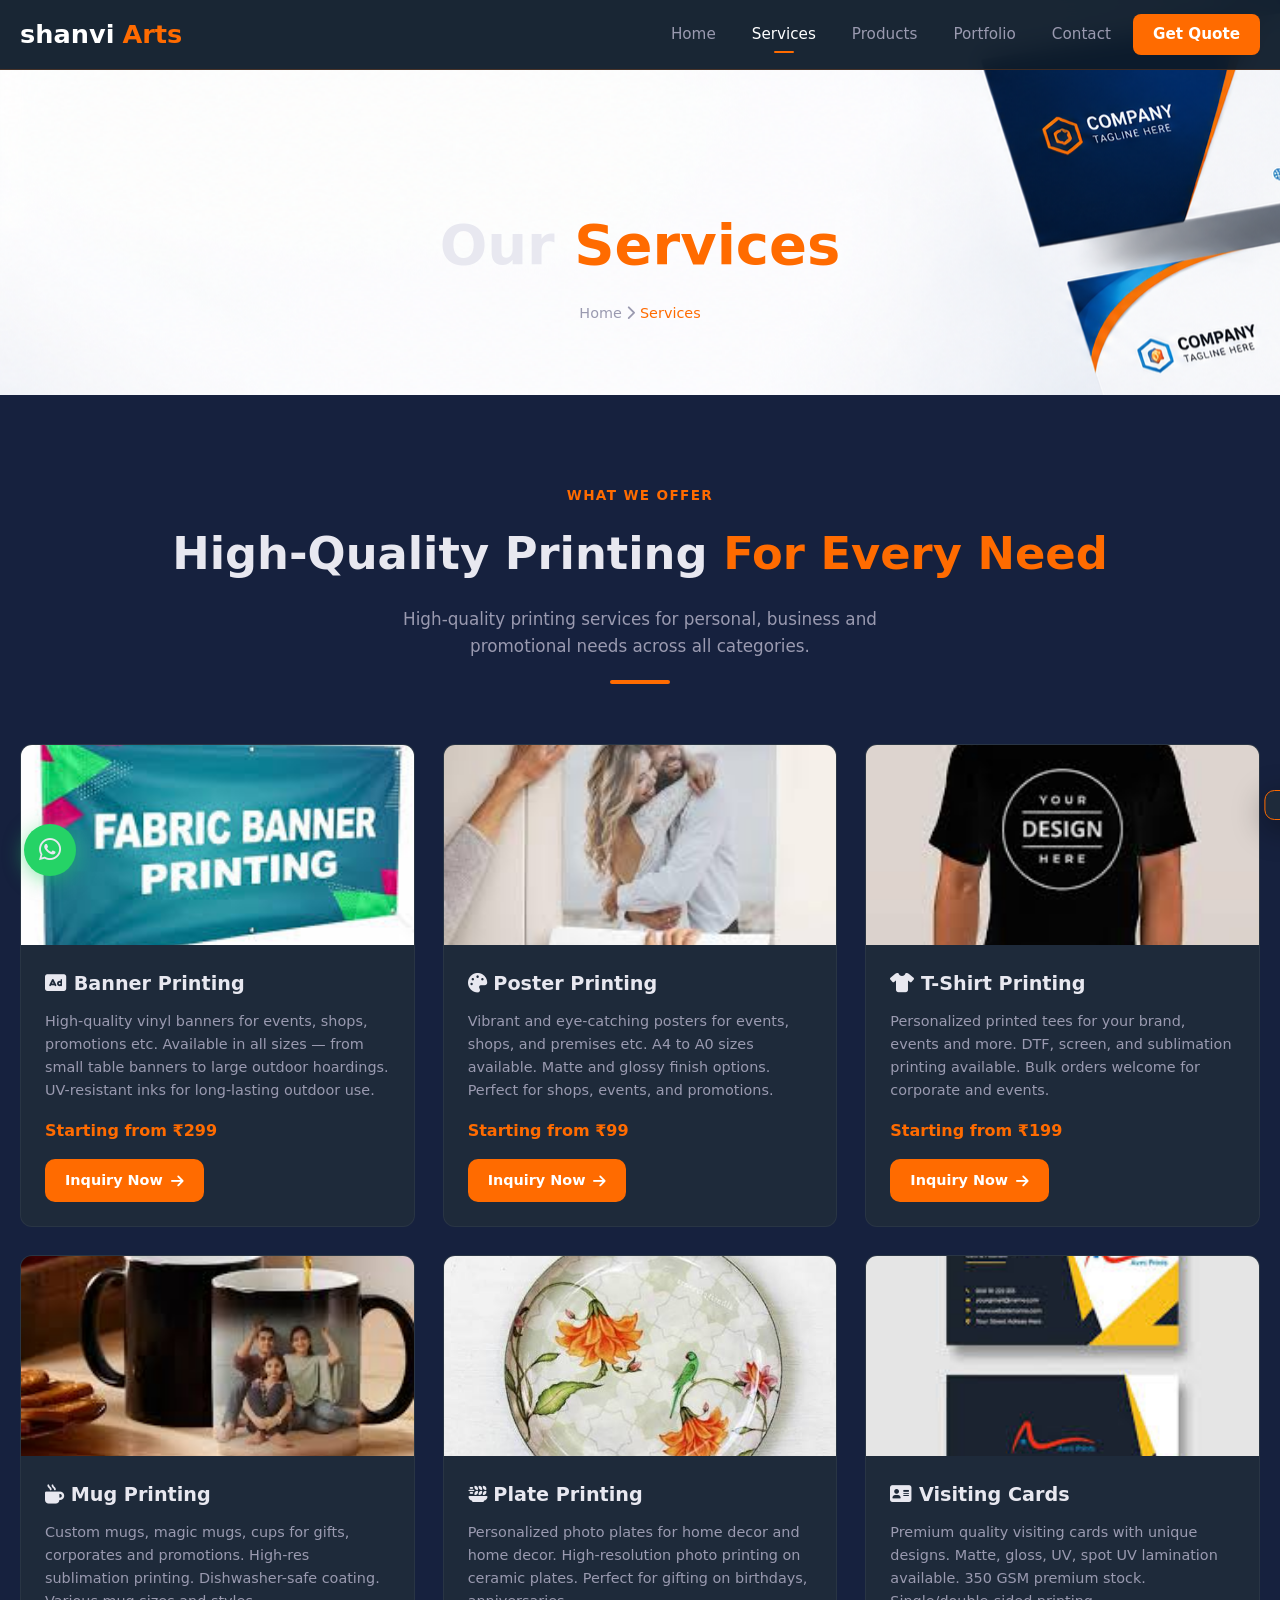
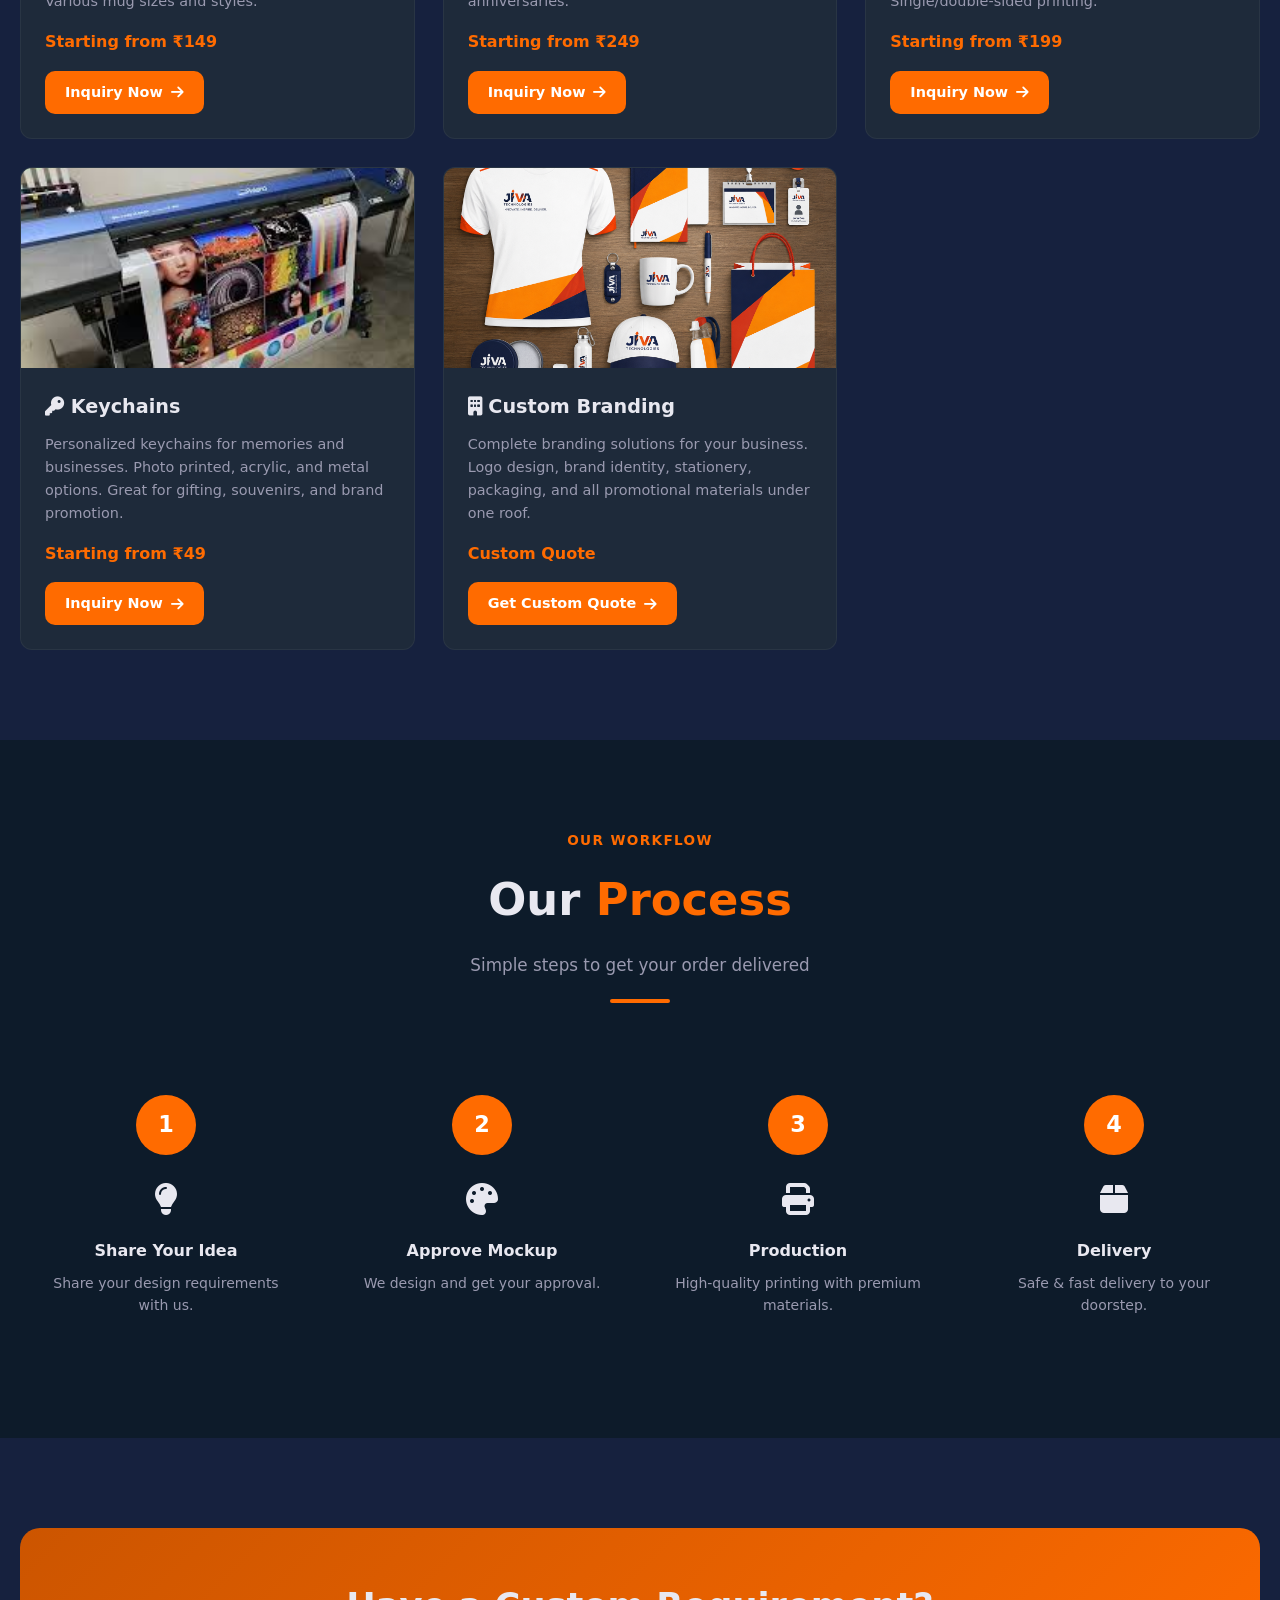
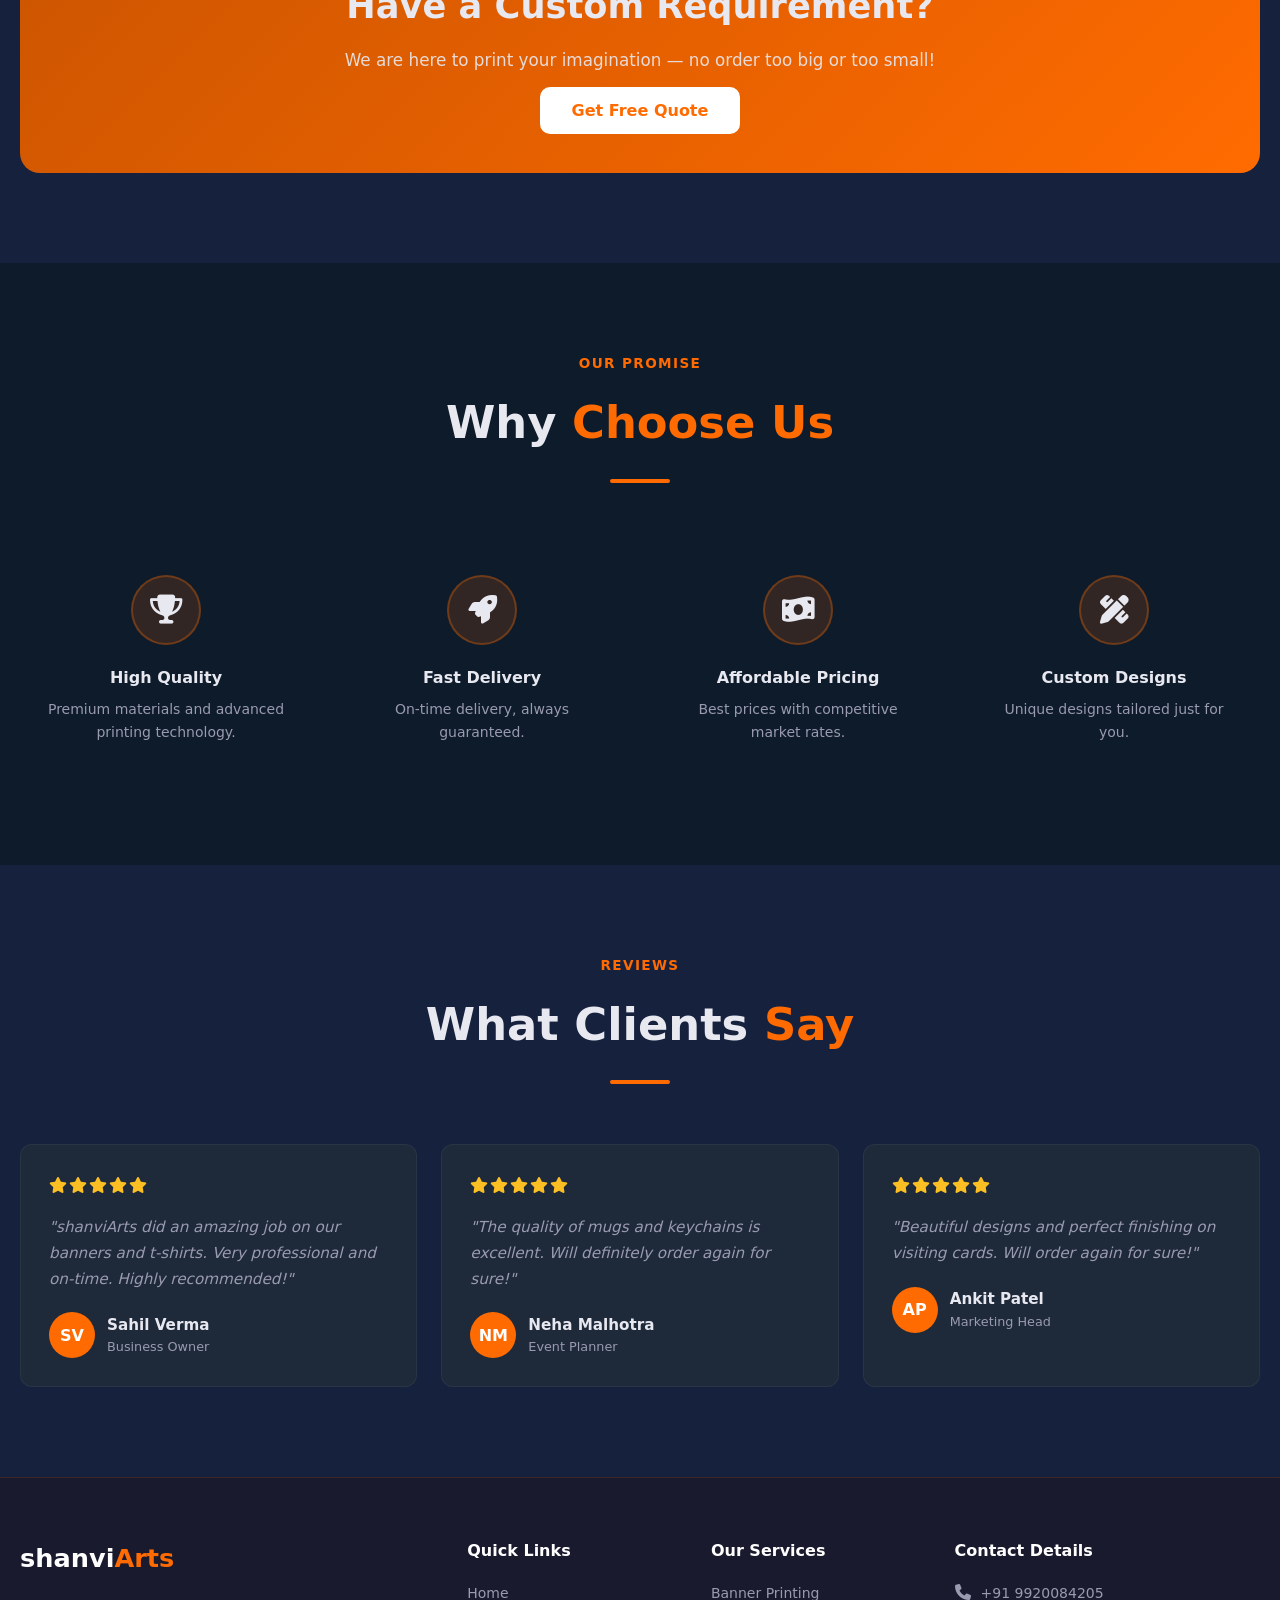
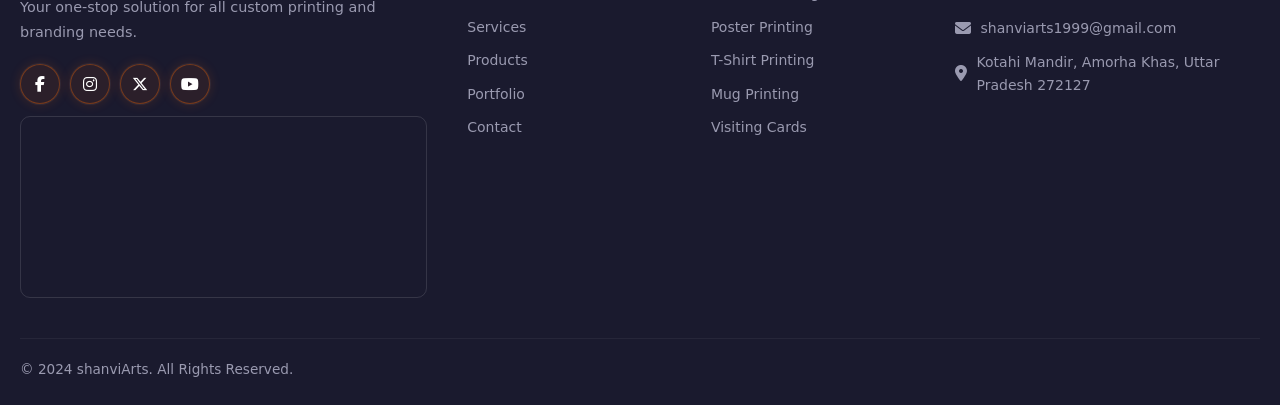
<file: services.html>
<!DOCTYPE html>
<html lang="en">
<head>
<meta charset="UTF-8"/>
<meta name="viewport" content="width=device-width, initial-scale=1.0"/>
<title>Printing Services | Banner, Poster, T-Shirt, Mug & Visiting Cards | shanviArts</title>
<meta name="description" content="Explore shanviArts printing services for banners, posters, T-shirts, mugs, visiting cards, keychains and complete branding solutions with premium quality." />
<meta name="keywords" content="banner printing, poster printing, t-shirt printing, mug printing, visiting card printing, keychain printing, branding services" />
<meta name="robots" content="index,follow" />
<link rel="canonical" href="https://shanviarts.in/services.html" />
<link rel="sitemap" href="https://shanviarts.in/sitemap.xml" />
<meta property="og:title" content="Printing Services | Banner, Poster, T-Shirt, Mug & Visiting Cards | shanviArts" />
<meta property="og:description" content="Premium printing services for events, businesses, promotions and personal gifting in Delhi." />
<meta property="og:type" content="website" />
<meta property="og:url" content="https://shanviarts.in/services.html" />
<meta property="og:image" content="https://shanviarts.in/images/home/banner.jpg" />
<meta name="twitter:card" content="summary_large_image" />
<meta name="twitter:title" content="Printing Services | Banner, Poster, T-Shirt, Mug & Visiting Cards | shanviArts" />
<meta name="twitter:description" content="Premium printing services for events, businesses, promotions and personal gifting in Delhi." />
<meta name="twitter:image" content="https://shanviarts.in/images/home/banner.jpg" />
<meta name="theme-color" content="#ff6b00" />
<link rel="stylesheet" href="css/style.css"/>
<link rel="stylesheet" href="https://cdnjs.cloudflare.com/ajax/libs/font-awesome/6.7.2/css/all.min.css">
</head>
<body>

<div class="page-loader"><div class="loader-logo"><span>shanvi</span><span>Arts</span></div><div class="loader-bar"><div class="loader-fill"></div></div></div>

<nav class="navbar">
  <div class="nav-logo"><span>shanvi</span><span>Arts</span></div>
  <div class="nav-links">
    <a href="index.html">Home</a>
    <a href="services.html" class="active">Services</a>
    <a href="products.html">Products</a>
    <a href="portfolio.html">Portfolio</a>
    <a href="contact.html">Contact</a>
    <a href="contact.html" class="nav-cta">Get Quote</a>
  </div>
  <div class="hamburger"><span></span><span></span><span></span></div>
</nav>
<div class="mobile-menu">
  <a href="index.html">Home</a>
  <a href="services.html">Services</a>
  <a href="products.html">Products</a>
  <a href="portfolio.html">Portfolio</a>
  <a href="contact.html">Contact</a>
  <a href="contact.html" class="nav-cta">Get Quote</a>
</div>

<!-- PAGE HEADER -->
<div class="page-header" style="background-image:url('images/contactbanner.png')">
  <div class="container">
    <h1>Our <span style="color:var(--orange)">Services</span></h1>
    <p class="breadcrumb"><a href="index.html">Home</a> <i class="fa-solid fa-chevron-right" aria-hidden="true"></i> <span>Services</span></p>
  </div>
</div>

<!-- INTRO -->
<section class="section" style="background:var(--dark3)">
  <div class="container">
    <div class="section-header reveal">
      <span class="section-eyebrow">What We Offer</span>
      <h2 class="section-title">High-Quality Printing <span class="hl">For Every Need</span></h2>
      <p class="section-subtitle">High-quality printing services for personal, business and promotional needs across all categories.</p>
      <div class="divider"></div>
    </div>
    <div class="services-detail">
      <div class="service-detail-card reveal reveal-delay-1">
        <img src="images/home/banner.jpg" alt="Banner Printing" class="service-detail-img"/>
        <div class="service-detail-body">
          <h3><i class="fa-solid fa-rectangle-ad" aria-hidden="true"></i> Banner Printing</h3>
          <p>High-quality vinyl banners for events, shops, promotions etc. Available in all sizes — from small table banners to large outdoor hoardings. UV-resistant inks for long-lasting outdoor use.</p>
          <span class="service-detail-price">Starting from ₹299</span>
          <a href="contact.html" class="btn-primary" style="display:inline-flex;font-size:0.9rem;padding:10px 20px">Inquiry Now <i class="fa-solid fa-arrow-right" aria-hidden="true"></i></a>
        </div>
      </div>
      <div class="service-detail-card reveal reveal-delay-2">
        <img src="images/home/poster.jpg" alt="Poster Printing" class="service-detail-img"/>
        <div class="service-detail-body">
          <h3><i class="fa-solid fa-palette" aria-hidden="true"></i> Poster Printing</h3>
          <p>Vibrant and eye-catching posters for events, shops, and premises etc. A4 to A0 sizes available. Matte and glossy finish options. Perfect for shops, events, and promotions.</p>
          <span class="service-detail-price">Starting from ₹99</span>
          <a href="contact.html" class="btn-primary" style="display:inline-flex;font-size:0.9rem;padding:10px 20px">Inquiry Now <i class="fa-solid fa-arrow-right" aria-hidden="true"></i></a>
        </div>
      </div>
      <div class="service-detail-card reveal reveal-delay-3">
        <img src="images/home/tshirt.jpg" alt="T-Shirt Printing" class="service-detail-img"/>
        <div class="service-detail-body">
          <h3><i class="fa-solid fa-shirt" aria-hidden="true"></i> T-Shirt Printing</h3>
          <p>Personalized printed tees for your brand, events and more. DTF, screen, and sublimation printing available. Bulk orders welcome for corporate and events.</p>
          <span class="service-detail-price">Starting from ₹199</span>
          <a href="contact.html" class="btn-primary" style="display:inline-flex;font-size:0.9rem;padding:10px 20px">Inquiry Now <i class="fa-solid fa-arrow-right" aria-hidden="true"></i></a>
        </div>
      </div>
      <div class="service-detail-card reveal reveal-delay-1">
        <img src="images/home/cup.jpg" alt="Mug Printing" class="service-detail-img"/>
        <div class="service-detail-body">
          <h3><i class="fa-solid fa-mug-hot" aria-hidden="true"></i> Mug Printing</h3>
          <p>Custom mugs, magic mugs, cups for gifts, corporates and promotions. High-res sublimation printing. Dishwasher-safe coating. Various mug sizes and styles.</p>
          <span class="service-detail-price">Starting from ₹149</span>
          <a href="contact.html" class="btn-primary" style="display:inline-flex;font-size:0.9rem;padding:10px 20px">Inquiry Now <i class="fa-solid fa-arrow-right" aria-hidden="true"></i></a>
        </div>
      </div>
      <div class="service-detail-card reveal reveal-delay-2">
        <img src="images/home/images (2).jpg" alt="Plate Printing" class="service-detail-img"/>
        <div class="service-detail-body">
          <h3><i class="fa-solid fa-plate-wheat" aria-hidden="true"></i> Plate Printing</h3>
          <p>Personalized photo plates for home decor and home decor. High-resolution photo printing on ceramic plates. Perfect for gifting on birthdays, anniversaries.</p>
          <span class="service-detail-price">Starting from ₹249</span>
          <a href="contact.html" class="btn-primary" style="display:inline-flex;font-size:0.9rem;padding:10px 20px">Inquiry Now <i class="fa-solid fa-arrow-right" aria-hidden="true"></i></a>
        </div>
      </div>
      <div class="service-detail-card reveal reveal-delay-3">
        <img src="images/home/visiting.jpg" alt="Visiting Cards" class="service-detail-img"/>
        <div class="service-detail-body">
          <h3><i class="fa-solid fa-address-card" aria-hidden="true"></i> Visiting Cards</h3>
          <p>Premium quality visiting cards with unique designs. Matte, gloss, UV, spot UV lamination available. 350 GSM premium stock. Single/double-sided printing.</p>
          <span class="service-detail-price">Starting from ₹199</span>
          <a href="contact.html" class="btn-primary" style="display:inline-flex;font-size:0.9rem;padding:10px 20px">Inquiry Now <i class="fa-solid fa-arrow-right" aria-hidden="true"></i></a>
        </div>
      </div>
      <div class="service-detail-card reveal reveal-delay-1">
        <img src="images/home/vinayal.jpg" alt="Keychains" class="service-detail-img"/>
        <div class="service-detail-body">
          <h3><i class="fa-solid fa-key" aria-hidden="true"></i> Keychains</h3>
          <p>Personalized keychains for memories and businesses. Photo printed, acrylic, and metal options. Great for gifting, souvenirs, and brand promotion.</p>
          <span class="service-detail-price">Starting from ₹49</span>
          <a href="contact.html" class="btn-primary" style="display:inline-flex;font-size:0.9rem;padding:10px 20px">Inquiry Now <i class="fa-solid fa-arrow-right" aria-hidden="true"></i></a>
        </div>
      </div>
      <div class="service-detail-card reveal reveal-delay-2">
        <img src="images/home/ChatGPT Image Jun 21, 2026, 07_36_07 AM.png" alt="Custom Branding" class="service-detail-img"/>
        <div class="service-detail-body">
          <h3><i class="fa-solid fa-building" aria-hidden="true"></i> Custom Branding</h3>
          <p>Complete branding solutions for your business. Logo design, brand identity, stationery, packaging, and all promotional materials under one roof.</p>
          <span class="service-detail-price">Custom Quote</span>
          <a href="contact.html" class="btn-primary" style="display:inline-flex;font-size:0.9rem;padding:10px 20px">Get Custom Quote <i class="fa-solid fa-arrow-right" aria-hidden="true"></i></a>
        </div>
      </div>
    </div>
  </div>
</section>

<!-- PROCESS -->
<section class="section">
  <div class="container">
    <div class="section-header reveal">
      <span class="section-eyebrow">Our Workflow</span>
      <h2 class="section-title">Our <span class="hl">Process</span></h2>
      <p class="section-subtitle">Simple steps to get your order delivered</p>
      <div class="divider"></div>
    </div>
    <div class="process-steps">
      <div class="process-step reveal reveal-delay-1"><div class="step-num">1</div><span class="step-icon"><i class="fa-solid fa-lightbulb" aria-hidden="true"></i></span><h3>Share Your Idea</h3><p>Share your design requirements with us.</p></div>
      <div class="process-step reveal reveal-delay-2"><div class="step-num">2</div><span class="step-icon"><i class="fa-solid fa-palette" aria-hidden="true"></i></span><h3>Approve Mockup</h3><p>We design and get your approval.</p></div>
      <div class="process-step reveal reveal-delay-3"><div class="step-num">3</div><span class="step-icon"><i class="fa-solid fa-print" aria-hidden="true"></i></span><h3>Production</h3><p>High-quality printing with premium materials.</p></div>
      <div class="process-step reveal reveal-delay-4"><div class="step-num">4</div><span class="step-icon"><i class="fa-solid fa-box" aria-hidden="true"></i></span><h3>Delivery</h3><p>Safe & fast delivery to your doorstep.</p></div>
    </div>
  </div>
</section>

<!-- BULK ORDER BANNER -->
<section class="section" style="background:var(--dark3)">
  <div class="container">
    <div class="bulk-banner reveal">
      <h2>Have a Custom Requirement?</h2>
      <p>We are here to print your imagination — no order too big or too small!</p>
      <a href="contact.html" class="btn-white">Get Free Quote</a>
    </div>
  </div>
</section>

<!-- WHY US -->
<section class="section">
  <div class="container">
    <div class="section-header reveal">
      <span class="section-eyebrow">Our Promise</span>
      <h2 class="section-title">Why <span class="hl">Choose Us</span></h2>
      <div class="divider"></div>
    </div>
    <div class="why-grid">
      <div class="why-card reveal reveal-delay-1"><div class="why-icon"><i class="fa-solid fa-trophy" aria-hidden="true"></i></div><h3>High Quality</h3><p>Premium materials and advanced printing technology.</p></div>
      <div class="why-card reveal reveal-delay-2"><div class="why-icon"><i class="fa-solid fa-rocket" aria-hidden="true"></i></div><h3>Fast Delivery</h3><p>On-time delivery, always guaranteed.</p></div>
      <div class="why-card reveal reveal-delay-3"><div class="why-icon"><i class="fa-solid fa-money-bill-wave" aria-hidden="true"></i></div><h3>Affordable Pricing</h3><p>Best prices with competitive market rates.</p></div>
      <div class="why-card reveal reveal-delay-4"><div class="why-icon"><i class="fa-solid fa-pen-ruler" aria-hidden="true"></i></div><h3>Custom Designs</h3><p>Unique designs tailored just for you.</p></div>
    </div>
  </div>
</section>

<!-- TESTIMONIALS -->
<section class="section" style="background:var(--dark3)">
  <div class="container">
    <div class="section-header reveal">
      <span class="section-eyebrow">Reviews</span>
      <h2 class="section-title">What Clients <span class="hl">Say</span></h2>
      <div class="divider"></div>
    </div>
    <div class="testimonials-grid">
      <div class="testimonial-card reveal reveal-delay-1"><div class="stars" aria-label="5 out of 5 stars"><i class="fa-solid fa-star" aria-hidden="true"></i><i class="fa-solid fa-star" aria-hidden="true"></i><i class="fa-solid fa-star" aria-hidden="true"></i><i class="fa-solid fa-star" aria-hidden="true"></i><i class="fa-solid fa-star" aria-hidden="true"></i></div><p>"shanviArts did an amazing job on our banners and t-shirts. Very professional and on-time. Highly recommended!"</p><div class="reviewer"><div class="reviewer-avatar">SV</div><div><div class="reviewer-name">Sahil Verma</div><div class="reviewer-role">Business Owner</div></div></div></div>
      <div class="testimonial-card reveal reveal-delay-2"><div class="stars" aria-label="5 out of 5 stars"><i class="fa-solid fa-star" aria-hidden="true"></i><i class="fa-solid fa-star" aria-hidden="true"></i><i class="fa-solid fa-star" aria-hidden="true"></i><i class="fa-solid fa-star" aria-hidden="true"></i><i class="fa-solid fa-star" aria-hidden="true"></i></div><p>"The quality of mugs and keychains is excellent. Will definitely order again for sure!"</p><div class="reviewer"><div class="reviewer-avatar">NM</div><div><div class="reviewer-name">Neha Malhotra</div><div class="reviewer-role">Event Planner</div></div></div></div>
      <div class="testimonial-card reveal reveal-delay-3"><div class="stars" aria-label="5 out of 5 stars"><i class="fa-solid fa-star" aria-hidden="true"></i><i class="fa-solid fa-star" aria-hidden="true"></i><i class="fa-solid fa-star" aria-hidden="true"></i><i class="fa-solid fa-star" aria-hidden="true"></i><i class="fa-solid fa-star" aria-hidden="true"></i></div><p>"Beautiful designs and perfect finishing on visiting cards. Will order again for sure!"</p><div class="reviewer"><div class="reviewer-avatar">AP</div><div><div class="reviewer-name">Ankit Patel</div><div class="reviewer-role">Marketing Head</div></div></div></div>
    </div>
  </div>
</section>

<footer>
  <div class="container">
    <div class="footer-grid">
      <div class="footer-brand"><div class="footer-logo"><span>shanvi</span><span>Arts</span></div><p class="footer-desc">Your one-stop solution for all custom printing and branding needs.</p><div class="social-links"><a class="social-link" href="https://www.facebook.com/" target="_blank" rel="noopener" title="Facebook"><i class="fa-brands fa-facebook-f" aria-hidden="true"></i></a><a class="social-link" href="https://www.instagram.com/" target="_blank" rel="noopener" title="Instagram"><i class="fa-brands fa-instagram" aria-hidden="true"></i></a><a class="social-link" href="https://x.com/" target="_blank" rel="noopener" title="X"><i class="fa-brands fa-x-twitter" aria-hidden="true"></i></a><a class="social-link" href="https://www.youtube.com/" target="_blank" rel="noopener" title="YouTube"><i class="fa-brands fa-youtube" aria-hidden="true"></i></a></div><div style="margin-top:12px;border-radius:10px;overflow:hidden;border:1px solid rgba(255,255,255,0.12);"><iframe title="shanviArts location" src="https://www.google.com/maps?q=Kotahi+Mandir+Amorha+Khas+Uttar+Pradesh+272127&z=14&output=embed" loading="lazy" style="border:0;width:100%;height:180px;display:block;" allowfullscreen="" referrerpolicy="no-referrer-when-downgrade"></iframe></div></div>
      <div class="footer-col"><h4>Quick Links</h4><ul><li><a href="index.html">Home</a></li><li><a href="services.html">Services</a></li><li><a href="products.html">Products</a></li><li><a href="portfolio.html">Portfolio</a></li><li><a href="contact.html">Contact</a></li></ul></div>
      <div class="footer-col"><h4>Our Services</h4><ul><li><a href="services.html">Banner Printing</a></li><li><a href="services.html">Poster Printing</a></li><li><a href="services.html">T-Shirt Printing</a></li><li><a href="services.html">Mug Printing</a></li><li><a href="services.html">Visiting Cards</a></li></ul></div>
      <div class="footer-col"><h4>Contact Details</h4><div class="footer-contact"><div class="footer-contact-item"><span><i class="fa-solid fa-phone" aria-hidden="true"></i></span><a href="tel:+919920084205">+91 9920084205</a></div><div class="footer-contact-item"><span><i class="fa-solid fa-envelope" aria-hidden="true"></i></span><a href="mailto:shanviarts1999@gmail.com">shanviarts1999@gmail.com</a></div><div class="footer-contact-item"><span><i class="fa-solid fa-location-dot" aria-hidden="true"></i></span><span>Kotahi Mandir, Amorha Khas, Uttar Pradesh 272127</span></div></div></div>
    </div>
    <div class="footer-bottom"><p>© 2024 shanviArts. All Rights Reserved.</p></div>
  </div>
</footer>

<button class="back-top" aria-label="Back to top"><i class="fa-solid fa-arrow-up" aria-hidden="true"></i></button>
<a class="whatsapp-float" href="https://wa.me/919920084205" target="_blank" rel="noopener" title="WhatsApp"><i class="fa-brands fa-whatsapp" aria-hidden="true"></i></a>
<div class="toast"></div>
<script src="js/main.js"></script>
</body>
</html>
</file>
<file: css/style.css>
/* ===== RESET & BASE ===== */
*,
*::before,
*::after {
  box-sizing: border-box;
  margin: 0;
  padding: 0;
  
}

:root {
  --orange: #FF6B00;
  --orange-light: #FF8C3A;
  --orange-dark: #CC5500; 
  --dark: #1a1a2e;
  --dark2: #0d1b2a;
  --dark3: #16213e; 
  --card-bg: #1e2a3a;
  --text: #e8e8f0;
  --text-muted: #9a9ab0;
  --white: #ffffff;
  --radius: 12px;
  --shadow: 0 8px 32px rgba(0, 0, 0, 0.4);
  --transition: 0.3s cubic-bezier(0.4, 0, 0.2, 1);
}

html {
  scroll-behavior: smooth;
}

body {
  font-family: 'Segoe UI', system-ui, sans-serif;
   background: var(--dark2); 
  color: var(--text);
  line-height: 1.6;
  overflow-x: hidden;
}

a {
  color: inherit;
  text-decoration: none;
}

img {
  max-width: 100%;
  height: auto;
  display: block;
}

ul {
  list-style: none;
}

.container {
  max-width: 1400px;
  margin: 0 auto;
  padding: 0 20px;
 
}

/* ===== SCROLLBAR ===== */
::-webkit-scrollbar {
  width: 6px;
}

::-webkit-scrollbar-track {
  background: var(--dark2);
}

::-webkit-scrollbar-thumb {
  background: var(--orange);
  border-radius: 3px;
}

/* ===== NAVBAR ===== */
.navbar {
  position: fixed;
  top: 0;
  left: 0;
  right: 0;
  z-index: 1000;
  background: rgba(13, 27, 42, 0.95);
  backdrop-filter: blur(12px);
  border-bottom: 1px solid rgba(255, 107, 0, 0.2);
  padding: 0 20px;
  height: 70px;
  display: flex;
  align-items: center;
  justify-content: space-between;
  transition: var(--transition);
}

.navbar.scrolled {
  background: rgba(13, 27, 42, 0.99);
  box-shadow: 0 2px 20px rgba(0, 0, 0, 0.5);
}

.nav-logo {
  display: flex;
  align-items: center;
  gap: 8px;
  font-size: 1.6rem;
  font-weight: 800;
}

.nav-logo span:first-child {
  color: var(--white);
}

.nav-logo span:last-child {
  color: var(--orange);
}

.nav-links {
  display: flex;
  align-items: center;
  gap: 8px;
}

.nav-links a {
  padding: 8px 14px;
  border-radius: 8px;
  font-weight: 500;
  font-size: 0.95rem;
  color: var(--text-muted);
  transition: var(--transition);
  position: relative;
}

.nav-links a:hover,
.nav-links a.active {
  color: var(--white);
}

.nav-links a.active::after {
  content: '';
  position: absolute;
  bottom: 2px;
  left: 50%;
  transform: translateX(-50%);
  width: 20px;
  height: 2px;
  background: var(--orange);
  border-radius: 1px;
}

.nav-cta {
  background: var(--orange);
  color: var(--white) !important;
  padding: 8px 20px !important;
  border-radius: 8px;
  font-weight: 700 !important;
  transition: var(--transition) !important;
}

.nav-cta:hover {
  background: var(--orange-light) !important;
  transform: translateY(-1px);
  box-shadow: 0 4px 15px rgba(255, 107, 0, 0.4);
}

.hamburger {
  display: none;
  flex-direction: column;
  gap: 5px;
  cursor: pointer;
  padding: 5px;
}

.hamburger span {
  width: 25px;
  height: 2px;
  background: var(--white);
  border-radius: 2px;
  transition: var(--transition);
}

.mobile-menu {
  display: none;
  position: fixed;
  top: 70px;
  left: 0;
  right: 0;
  z-index: 999;
  background: var(--dark);
  border-bottom: 2px solid var(--orange);
  padding: 20px;
  flex-direction: column;
  gap: 4px;
}

.mobile-menu.open {
  display: flex;
  animation: slideDown 0.3s ease;
}

.mobile-menu a {
  padding: 12px 16px;
  border-radius: 8px;
  font-weight: 500;
  color: var(--text);
  transition: var(--transition);
}

.mobile-menu a:hover {
  background: rgba(255, 107, 0, 0.1);
  color: var(--orange);
}

.mobile-menu .nav-cta {
  background: var(--orange);
  color: var(--white);
  text-align: center;
}

@keyframes slideDown {
  from {
    opacity: 0;
    transform: translateY(-10px);
  }

  to {
    opacity: 1;
    transform: translateY(0);
  }
}

/* ===== HERO ===== */
.hero {
  position: relative;
  min-height: 100vh;
  display: flex;
  align-items: center;
  overflow: hidden;
  padding-top: 40px;
}

.hero-bg {
  position: absolute;
  inset: 0;
  background-size: cover;
  background-position: center;
  background-attachment: fixed;
}

.hero-bg::after {
  content: '';
  position: absolute;
  inset: 0;
  /* reduced overlay opacity so hero video is clearer */
  background: linear-gradient(135deg, rgba(13, 27, 42, 0.6) 0%, rgba(26, 26, 46, 0.35) 60%, rgba(13, 27, 42, 0.15) 100%);
}

.hero-content {
  position: relative;
  z-index: 2;
  max-width: 80vw;
  text-align: left;
  margin-left: 10px;
}

.hero-eyebrow {
  display: inline-flex;
  align-items: center;
  gap: 8px;
  background: rgba(255, 107, 0, 0.15);
  border: 1px solid rgba(255, 107, 0, 0.4);
  color: var(--orange);
  padding: 6px 16px;
  border-radius: 50px;
  font-size: 0.85rem;
  font-weight: 600;
  letter-spacing: 0.05em;
  margin-bottom: 24px;
  animation: fadeInUp 0.6s ease 0.1s both;
}

.hero-title {
  font-size: clamp(2.2rem, 5vw, 4rem);
  font-weight: 900;
  line-height: 1.1;
  margin-bottom: 20px;
  animation: fadeInUp 0.6s ease 0.2s both;
}

.hero-title .highlight {
  color: var(--orange);
}

.hero-subtitle {
  font-size: 1.15rem;
  color: var(--text-muted);
  margin-bottom: 36px;
  max-width: 500px;
  animation: fadeInUp 0.6s ease 0.3s both;
}

.hero-btns {
  display: flex;
  gap: 16px;
  flex-wrap: wrap;
  animation: fadeInUp 0.6s ease 0.4s both;
}

.btn-primary {
  background: var(--orange);
  color: var(--white);
  padding: 14px 32px;
  border-radius: 10px;
  font-weight: 700;
  font-size: 1rem;
  border: none;
  cursor: pointer;
  transition: var(--transition);
  display: inline-flex;
  align-items: center;
  gap: 8px;
}

.btn-primary:hover {
  background: var(--orange-light);
  transform: translateY(-2px);
  box-shadow: 0 8px 25px rgba(255, 107, 0, 0.4);
}

.btn-secondary {
  background: transparent;
  color: var(--white);
  padding: 14px 32px;
  border-radius: 10px;
  font-weight: 700;
  font-size: 1rem;
  border: 2px solid rgba(255, 255, 255, 0.3);
  cursor: pointer;
  transition: var(--transition);
}

.btn-secondary:hover {
  border-color: var(--orange);
  color: var(--orange);
}

.hero-stats {
  display: flex;
  gap: 40px;
  margin-top: 56px;
  animation: fadeInUp 0.6s ease 0.5s both;
}

.stat-item {
  text-align: center;
}

.stat-num {
  font-size: 2.2rem;
  font-weight: 900;
  color: var(--orange);
  display: block;
}

.stat-label {
  font-size: 0.8rem;
  color: var(--text-muted);
}

.hero-scroll {
  position: absolute;
  bottom: 30px;
  left: 50%;
  transform: translateX(-50%);
  z-index: 2;
  text-align: center;
  animation: bounce 2s infinite;
}

.hero-scroll span {
  display: block;
  width: 24px;
  height: 40px;
  border: 2px solid rgba(255, 107, 0, 0.5);
  border-radius: 12px;
  margin: 0 auto;
  position: relative;
}

.hero-scroll span::after {
  content: '';
  position: absolute;
  top: 6px;
  left: 50%;
  transform: translateX(-50%);
  width: 4px;
  height: 8px;
  background: var(--orange);
  border-radius: 2px;
  animation: scrollDot 2s infinite;
}

@keyframes scrollDot {

  0%,
  100% {
    top: 6px;
    opacity: 1
  }

  50% {
    top: 20px;
    opacity: 0.3
  }
}

@keyframes bounce {

  0%,
  100% {
    transform: translateX(-50%) translateY(0)
  }

  50% {
    transform: translateX(-50%) translateY(-8px)
  }
}

/* ===== SECTION STYLES ===== */
.section {
  padding: 90px 0;
}

.section-header {
  text-align: center;
  margin-bottom: 60px;
}

.section-eyebrow {
  color: var(--orange);
  font-weight: 700;
  font-size: 0.85rem;
  letter-spacing: 0.1em;
  text-transform: uppercase;
  display: block;
  margin-bottom: 12px;
}

.section-title {
  font-size: clamp(1.8rem, 4vw, 2.8rem);
  font-weight: 900;
  margin-bottom: 16px;
}

.section-title .hl {
  color: var(--orange);
}

.section-subtitle {
  color: var(--text-muted);
  font-size: 1.05rem;
  max-width: 500px;
  margin: 0 auto;
}

.divider {
  width: 60px;
  height: 4px;
  background: var(--orange);
  border-radius: 2px;
  margin: 20px auto 0;
}

/* ===== SERVICES GRID ===== */
.services-grid {
  display: grid;
  grid-template-columns: repeat(auto-fit, minmax(220px, 1fr));
  gap: 24px;
}

.service-card {
  background: var(--card-bg);
  border: 1px solid rgba(255, 107, 0, 0.1);
  border-radius: var(--radius);
  padding: 32px 24px;
  text-align: center;
  transition: var(--transition);
  cursor: pointer;
  position: relative;
  overflow: hidden;
}

.service-card::before {
  content: '';
  position: absolute;
  inset: 0;
  background: linear-gradient(135deg, rgba(255, 107, 0, 0.05), transparent);
  opacity: 0;
  transition: var(--transition);
}

.service-card:hover {
  transform: translateY(-8px);
  border-color: var(--orange);
  box-shadow: 0 20px 40px rgba(255, 107, 0, 0.2);
}

.service-card:hover::before {
  opacity: 1;
}

.service-img {
  width: 100%;
  height: 160px;
  object-fit: cover;
  border-radius: 8px;
  margin-bottom: 20px;
}

.service-icon {
  font-size: 2.5rem;
  margin-bottom: 16px;
  display: block;
}

.service-card h3 {
  font-size: 1.1rem;
  font-weight: 700;
  margin-bottom: 8px;
}

.service-card p {
  font-size: 0.9rem;
  color: var(--text-muted);
  margin-bottom: 16px;
}

.service-price {
  color: var(--orange);
  font-weight: 700;
  font-size: 0.9rem;
}

.service-link {
  display: inline-flex;
  align-items: center;
  gap: 6px;
  color: var(--orange);
  font-size: 0.85rem;
  font-weight: 600;
  margin-top: 12px;
  transition: var(--transition);
}

.service-link:hover {
  gap: 10px;
}

/* ===== PRODUCTS GRID ===== */
.products-grid {
  display: grid;
  grid-template-columns: repeat(auto-fit, minmax(260px, 1fr));
  gap: 24px;
}

.product-card {
  background: var(--card-bg);
  border: 1px solid rgba(255, 255, 255, 0.05);
  border-radius: var(--radius);
  overflow: hidden;
  transition: var(--transition);
  position: relative;
}

.product-card:hover {
  transform: translateY(-6px);
  box-shadow: var(--shadow);
  border-color: rgba(255, 107, 0, 0.3);
}

.product-img-wrap {
  position: relative;
  overflow: hidden;
  height: 200px;
}

.product-img-wrap img {
  width: 100%;
  height: 100%;
  object-fit: cover;
  transition: transform 0.5s ease;
}

.product-card:hover .product-img-wrap img {
  transform: scale(1.08);
}

.product-badge {
  position: absolute;
  top: 12px;
  left: 12px;
  background: var(--orange);
  color: var(--white);
  padding: 4px 10px;
  border-radius: 50px;
  font-size: 0.72rem;
  font-weight: 700;
}

.product-info {
  padding: 20px;
}

.product-info h3 {
  font-size: 1rem;
  font-weight: 700;
  margin-bottom: 6px;
}

.product-info p {
  font-size: 0.85rem;
  color: var(--text-muted);
  margin-bottom: 12px;
}

.product-footer {
  display: flex;
  align-items: center;
  justify-content: space-between;
}

.product-price {
  color: var(--orange);
  font-weight: 800;
  font-size: 1.05rem;
}

.btn-inquiry {
  background: rgba(255, 107, 0, 0.15);
  color: var(--orange);
  border: 1px solid rgba(255, 107, 0, 0.4);
  padding: 7px 16px;
  border-radius: 8px;
  font-size: 0.82rem;
  font-weight: 600;
  cursor: pointer;
  transition: var(--transition);
}

.btn-inquiry:hover {
  background: var(--orange);
  color: var(--white);
}

/* ===== FILTER TABS ===== */
.filter-tabs {
  display: flex;
  gap: 10px;
  flex-wrap: wrap;
  justify-content: center;
  margin-bottom: 40px;
}

.filter-btn {
  padding: 8px 20px;
  border-radius: 50px;
  border: 1px solid rgba(255, 107, 0, 0.3);
  background: transparent;
  color: var(--text-muted);
  font-size: 0.9rem;
  font-weight: 600;
  cursor: pointer;
  transition: var(--transition);
}

.filter-btn:hover,
.filter-btn.active {
  background: var(--orange);
  color: var(--white);
  border-color: var(--orange);
}

/* ===== WHY CHOOSE US ===== */
.why-grid {
  display: grid;
  grid-template-columns: repeat(auto-fit, minmax(200px, 1fr));
  gap: 24px;
}

.why-card {
  text-align: center;
  padding: 32px 20px;
}

.why-icon {
  width: 70px;
  height: 70px;
  background: rgba(255, 107, 0, 0.15);
  border: 2px solid rgba(255, 107, 0, 0.3);
  border-radius: 50%;
  display: flex;
  align-items: center;
  justify-content: center;
  font-size: 1.8rem;
  margin: 0 auto 20px;
  transition: var(--transition);
}

.why-card:hover .why-icon {
  background: var(--orange);
  border-color: var(--orange);
  transform: scale(1.1);
}

.why-card h3 {
  font-size: 1rem;
  font-weight: 700;
  margin-bottom: 8px;
}

.why-card p {
  font-size: 0.875rem;
  color: var(--text-muted);
}

/* ===== PROCESS ===== */
.process-steps {
  display: grid;
  grid-template-columns: repeat(auto-fit, minmax(200px, 1fr));
  gap: 24px;
  position: relative;
}

.process-step {
  text-align: center;
  padding: 32px 20px;
  position: relative;
}

.step-num {
  width: 60px;
  height: 60px;
  background: var(--orange);
  color: var(--white);
  border-radius: 50%;
  display: flex;
  align-items: center;
  justify-content: center;
  font-size: 1.4rem;
  font-weight: 900;
  margin: 0 auto 20px;
  position: relative;
  z-index: 1;
}

.step-icon {
  font-size: 2rem;
  margin-bottom: 12px;
  display: block;
}

.process-step h3 {
  font-size: 1rem;
  font-weight: 700;
  margin-bottom: 8px;
}

.process-step p {
  font-size: 0.875rem;
  color: var(--text-muted);
}

/* ===== FEATURED SLIDER ===== */
.featured-slider {
  position: relative;
  overflow: hidden;
  border-radius: var(--radius);
}

.slider-track {
  display: flex;
  transition: transform 0.5s cubic-bezier(0.4, 0, 0.2, 1);
}

.slide {
  min-width: 100%;
}

.slider-controls {
  display: flex;
  gap: 12px;
  justify-content: center;
  margin-top: 24px;
}

.slider-btn {
  width: 44px;
  height: 44px;
  border-radius: 50%;
  background: rgba(255, 107, 0, 0.15);
  border: 1px solid rgba(255, 107, 0, 0.4);
  color: var(--orange);
  font-size: 1.2rem;
  cursor: pointer;
  transition: var(--transition);
  display: flex;
  align-items: center;
  justify-content: center;
}

.slider-btn:hover {
  background: var(--orange);
  color: var(--white);
}

.slider-dots {
  display: flex;
  gap: 8px;
  justify-content: center;
  margin-top: 16px;
}

.dot {
  width: 8px;
  height: 8px;
  border-radius: 50%;
  background: rgba(255, 107, 0, 0.3);
  cursor: pointer;
  transition: var(--transition);
}

.dot.active {
  background: var(--orange);
  width: 24px;
  border-radius: 4px;
}

/* ===== FEATURED SLIDER — MOBILE: show 1 full + half next card ===== */
@media (max-width: 600px) {
  .featured-slider .products-grid {
    display: flex !important;
    grid-template-columns: none !important;
    gap: 16px;
  }

  .featured-slider .product-card {
    flex: 0 0 66.666%;
    max-width: 66.666%;
  }

  .featured-slider .product-img-wrap {
    height: 180px;
  }

  .slider-controls {
    margin-top: 16px;
  }

  .slider-btn {
    width: 40px;
    height: 40px;
  }
}

/* ===== TESTIMONIALS ===== */
.testimonials-grid {
  display: grid;
  grid-template-columns: repeat(auto-fit, minmax(300px, 1fr));
  gap: 24px;
}

.testimonial-card {
  background: var(--card-bg);
  border: 1px solid rgba(255, 255, 255, 0.05);
  border-radius: var(--radius);
  padding: 28px;
  transition: var(--transition);
}

.testimonial-card:hover {
  border-color: rgba(255, 107, 0, 0.3);
  transform: translateY(-4px);
}

.stars {
  color: #fbbf24;
  font-size: 1rem;
  margin-bottom: 16px;
  letter-spacing: 2px;
}

.testimonial-card p {
  font-size: 0.95rem;
  color: var(--text-muted);
  font-style: italic;
  margin-bottom: 20px;
  line-height: 1.7;
}

.reviewer {
  display: flex;
  align-items: center;
  gap: 12px;
}

.reviewer-avatar {
  width: 46px;
  height: 46px;
  border-radius: 50%;
  background: var(--orange);
  display: flex;
  align-items: center;
  justify-content: center;
  font-weight: 700;
  color: var(--white);
  font-size: 1rem;
}

.reviewer-name {
  font-weight: 700;
  font-size: 0.95rem;
}

.reviewer-role {
  font-size: 0.8rem;
  color: var(--text-muted);
}

/* Testimonials slider styles */
.testimonials-slider {
  position: relative;
  overflow: hidden;
  border-radius: var(--radius);
  padding: 20px 16px;
  background: linear-gradient(135deg, rgba(255,255,255,0.02), transparent);
}
.testimonials-slider .slider-track { display: flex; transition: transform 0.6s ease; }
.testimonials-slider .slide { min-width: 100%; padding: 0 12px; box-sizing: border-box; }
.testimonials-slider .testimonial-card { background: transparent; border: none; padding: 16px; }

.review-form-section { margin-top: 18px; }
.review-form input,
.review-form textarea { font-family: inherit; }
.stars-input .star { background: transparent; border: none; color: rgba(255,255,255,0.35); font-size: 1.4rem; cursor: pointer; }
.stars-input .star.active { color: var(--orange); }

@media (max-width: 600px) {
  .testimonials-slider { padding: 12px; }
  .testimonial-card p { font-size: 0.94rem; }
}

/* ===== CTA BANNER ===== */
.cta-banner {
  background: linear-gradient(135deg, var(--dark) 0%, var(--dark3) 100%);
  border: 1px solid rgba(255, 107, 0, 0.2);
  border-radius: 20px;
  padding: 60px 40px;
  text-align: center;
  position: relative;
  overflow: hidden;
}

.cta-banner::before {
  content: '';
  position: absolute;
  top: -50%;
  right: -10%;
  width: 300px;
  height: 300px;
  background: radial-gradient(circle, rgba(255, 107, 0, 0.15) 0%, transparent 70%);
  border-radius: 50%;
}

.cta-banner h2 {
  font-size: clamp(1.6rem, 3.5vw, 2.4rem);
  font-weight: 900;
  margin-bottom: 12px;
}

.cta-banner p {
  color: var(--text-muted);
  margin-bottom: 28px;
  font-size: 1.05rem;
}

/* ===== PORTFOLIO GRID ===== */
.portfolio-grid {
  display: grid;
  grid-template-columns: repeat(auto-fit, minmax(280px, 1fr));
  gap: 20px;
}

.portfolio-item {
  position: relative;
  border-radius: var(--radius);
  overflow: hidden;
  cursor: pointer;
}

.portfolio-item img {
  width: 100%;
  height: 240px;
  object-fit: cover;
  transition: transform 0.5s ease;
  display: block;
}

.portfolio-item:hover img {
  transform: scale(1.08);
}

.portfolio-overlay {
  position: absolute;
  inset: 0;
  background: linear-gradient(to top, rgba(13, 27, 42, 0.9) 0%, transparent 60%);
  opacity: 0;
  transition: var(--transition);
  display: flex;
  align-items: flex-end;
  padding: 20px;
}

.portfolio-item:hover .portfolio-overlay {
  opacity: 1;
}

.portfolio-overlay h3 {
  font-size: 1.05rem;
  font-weight: 700;
}

.portfolio-overlay span {
  font-size: 0.8rem;
  color: var(--orange);
}

/* ===== PAGE HEADER ===== */
.page-header {
  padding: 200px 0 70px;
  background: linear-gradient(135deg, var(--dark) 0%, var(--dark2) 100%);
  position: relative;
  text-align: center;
  overflow: hidden;
}

.page-header::before {
  content: '';
  position: absolute;
  inset: 0;
 
  opacity: 0.08;
}

.page-header .container {
  position: relative;
  z-index: 1;
}

.page-header h1 {
  font-size: clamp(2rem, 5vw, 3.5rem);
  font-weight: 900;
  margin-bottom: 12px;
}

.breadcrumb {
  color: var(--text-muted);
  font-size: 0.9rem;
}

.breadcrumb span {
  color: var(--orange);
}

/* ===== SERVICES DETAIL ===== */
.services-detail {
  display: grid;
  grid-template-columns: repeat(auto-fit, minmax(320px, 1fr));
  gap: 28px;
}

.service-detail-card {
  background: var(--card-bg);
  border-radius: var(--radius);
  overflow: hidden;
  border: 1px solid rgba(255, 255, 255, 0.05);
  transition: var(--transition);
}

.service-detail-card:hover {
  border-color: rgba(255, 107, 0, 0.3);
  transform: translateY(-5px);
  box-shadow: var(--shadow);
}

.service-detail-img {
  width: 100%;
  height: 200px;
  object-fit: cover;
}

.service-detail-body {
  padding: 24px;
}

.service-detail-body h3 {
  font-size: 1.2rem;
  font-weight: 700;
  margin-bottom: 10px;
}

.service-detail-body p {
  font-size: 0.9rem;
  color: var(--text-muted);
  margin-bottom: 16px;
}

.service-detail-price {
  color: var(--orange);
  font-weight: 800;
  font-size: 1rem;
  margin-bottom: 16px;
  display: block;
}

/* ===== CONTACT ===== */
.contact-grid {
  display: grid;
  grid-template-columns: 1fr 1.5fr;
  gap: 40px;
}

.contact-info {
  display: flex;
  flex-direction: column;
  gap: 20px;
}

.contact-info-card {
  background: var(--card-bg);
  border-radius: var(--radius);
  padding: 24px;
  border: 1px solid rgba(255, 255, 255, 0.05);
  display: flex;
  gap: 16px;
  align-items: flex-start;
}

.contact-icon {
  width: 48px;
  height: 48px;
  background: rgba(255, 107, 0, 0.15);
  border-radius: 10px;
  display: flex;
  align-items: center;
  justify-content: center;
  font-size: 1.4rem;
  flex-shrink: 0;
}

.contact-info-card h4 {
  font-size: 0.9rem;
  color: var(--text-muted);
  margin-bottom: 4px;
}

.contact-info-card p {
  font-weight: 600;
  font-size: 0.95rem;
}

.contact-form {
  background: var(--card-bg);
  border-radius: var(--radius);
  padding: 36px;
  border: 1px solid rgba(255, 255, 255, 0.05);
}

.contact-form h3 {
  font-size: 1.4rem;
  font-weight: 700;
  margin-bottom: 24px;
}

.form-row {
  display: grid;
  grid-template-columns: 1fr 1fr;
  gap: 16px;
}

.form-group {
  margin-bottom: 18px;
}

.form-group label {
  font-size: 0.85rem;
  color: var(--text-muted);
  font-weight: 600;
  display: block;
  margin-bottom: 8px;
}

.form-group input,
.form-group textarea,
.form-group select {
  width: 100%;
  background: rgba(255, 255, 255, 0.05);
  border: 1px solid rgba(255, 255, 255, 0.1);
  border-radius: 8px;
  padding: 12px 16px;
  color: var(--text);
  font-size: 0.95rem;
  transition: var(--transition);
  outline: none;
  font-family: inherit;
}

.form-group input:focus,
.form-group textarea:focus,
.form-group select:focus {
  border-color: var(--orange);
  background: rgba(255, 107, 0, 0.05);
}

.form-group textarea {
  resize: vertical;
  min-height: 120px;
}

.form-group select option {
  background: var(--dark);
}

.map-embed {
  border-radius: var(--radius);
  overflow: hidden;
  height: 300px;
  background: var(--card-bg);
  border: 1px solid rgba(255, 255, 255, 0.05);
  display: flex;
  align-items: center;
  justify-content: center;
  color: var(--text-muted);
  font-size: 0.9rem;
  flex-direction: column;
  gap: 8px;
  margin-top: 24px;
}

.map-embed iframe {
  width: 100%;
  height: 100%;
  border: none;
}

/* ===== FAQ ===== */
.faq-list {
  max-width: 750px;
  margin: 0 auto;
  display: flex;
  flex-direction: column;
  gap: 12px;
}

.faq-item {
  background: var(--card-bg);
  border-radius: var(--radius);
  border: 1px solid rgba(255, 255, 255, 0.05);
  overflow: hidden;
}

.faq-q {
  padding: 18px 24px;
  display: flex;
  justify-content: space-between;
  align-items: center;
  cursor: pointer;
  font-weight: 600;
  transition: var(--transition);
}

.faq-q:hover {
  color: var(--orange);
}

.faq-icon {
  font-size: 1.2rem;
  transition: var(--transition);
  color: var(--orange);
}

.faq-a {
  max-height: 0;
  overflow: hidden;
  transition: max-height 0.4s ease, padding 0.3s ease;
}

.faq-a.open {
  max-height: 200px;
}

.faq-a p {
  padding: 0 24px 18px;
  color: var(--text-muted);
  font-size: 0.9rem;
  line-height: 1.7;
}

.faq-item.active .faq-icon {
  transform: rotate(45deg);
}

/* ===== BULK ORDER ===== */
.bulk-banner {
  background: linear-gradient(135deg, var(--orange-dark), var(--orange));
  border-radius: 20px;
  padding: 50px 40px;
  text-align: center;
}

.bulk-banner h2 {
  font-size: clamp(1.5rem, 3vw, 2.2rem);
  font-weight: 900;
  margin-bottom: 12px;
}

.bulk-banner p {
  opacity: 0.9;
  margin-bottom: 24px;
  font-size: 1.05rem;
}

.btn-white {
  background: var(--white);
  color: var(--orange);
  padding: 14px 32px;
  border-radius: 10px;
  font-weight: 700;
  border: none;
  cursor: pointer;
  transition: var(--transition);
  font-size: 1rem;
}

.btn-white:hover {
  transform: translateY(-2px);
  box-shadow: 0 8px 25px rgba(0, 0, 0, 0.3);
}

/* ===== FOOTER ===== */
footer {
  background: var(--dark);
  border-top: 1px solid rgba(255, 107, 0, 0.15);
  padding: 60px 0 24px;
}

.footer-grid {
  display: grid;
  grid-template-columns: 2fr 1fr 1fr 1.5fr;
  gap: 40px;
  margin-bottom: 40px;
}

.footer-brand {}

.footer-logo {
  font-size: 1.6rem;
  font-weight: 900;
  margin-bottom: 16px;
}

.footer-logo span:first-child {
  color: var(--white);
}

.footer-logo span:last-child {
  color: var(--orange);
}

.footer-desc {
  font-size: 0.9rem;
  color: var(--text-muted);
  margin-bottom: 20px;
  line-height: 1.7;
}

.social-links {
  display: flex;
  gap: 10px;
}

.social-link {
  width: 40px;
  height: 40px;
  border-radius: 50%;
  background: rgba(255, 107, 0, 0.08);
  border: 1px solid rgba(255, 107, 0, 0.35);
  box-shadow: 0 0 0 1px rgba(255, 255, 255, 0.05), 0 0 12px rgba(255, 107, 0, 0.16);
  display: flex;
  align-items: center;
  justify-content: center;
  font-size: 1rem;
  color: var(--white);
  transition: var(--transition);
}

.social-link:hover {
  background: var(--orange);
  border-color: rgba(255, 255, 255, 0.8);
  box-shadow: 0 0 0 1px rgba(255, 255, 255, 0.15), 0 0 18px rgba(255, 107, 0, 0.35);
  transform: translateY(-2px);
}

.footer-col h4 {
  font-size: 1rem;
  font-weight: 700;
  margin-bottom: 16px;
  color: var(--white);
}

.footer-col ul {
  display: flex;
  flex-direction: column;
  gap: 8px;
}

.footer-col ul li a {
  font-size: 0.875rem;
  color: var(--text-muted);
  transition: var(--transition);
}

.footer-col ul li a:hover {
  color: var(--orange);
  padding-left: 4px;
}

.footer-contact {
  display: flex;
  flex-direction: column;
  gap: 10px;
}

.footer-contact-item {
  display: flex;
  gap: 10px;
  align-items: center;
  font-size: 0.875rem;
  color: var(--text-muted);
}

.footer-contact-item span:first-child {
  font-size: 1rem;
}

.footer-bottom {
  border-top: 1px solid rgba(255, 255, 255, 0.05);
  padding-top: 20px;
  display: flex;
  justify-content: space-between;
  align-items: center;
  flex-wrap: gap;
}

.footer-bottom p {
  font-size: 0.85rem;
  color: var(--text-muted);
}

/* ===== ANIMATIONS ===== */
@keyframes fadeInUp {
  from {
    opacity: 0;
    transform: translateY(24px);
  }

  to {
    opacity: 1;
    transform: translateY(0);
  }
}

@keyframes fadeIn {
  from {
    opacity: 0;
  }

  to {
    opacity: 1;
  }
}

.reveal {
  opacity: 0;
  transform: translateY(30px);
  transition: opacity 0.6s ease, transform 0.6s ease;
}

.reveal.visible {
  opacity: 1;
  transform: translateY(0);
}

.reveal-delay-1 {
  transition-delay: 0.1s;
}

.reveal-delay-2 {
  transition-delay: 0.2s;
}

.reveal-delay-3 {
  transition-delay: 0.3s;
}

.reveal-delay-4 {
  transition-delay: 0.4s;
}

/* ===== BACK TO TOP ===== */
.back-top {
  position: fixed;
  bottom: 24px;
  right: 24px;
  z-index: 999;
  width: 44px;
  height: 44px;
  background: var(--orange);
  color: var(--white);
  border-radius: 12px;
  border: none;
  cursor: pointer;
  font-size: 1.2rem;
  display: flex;
  align-items: center;
  justify-content: center;
  opacity: 0;
  pointer-events: none;
  transition: var(--transition);
  box-shadow: 0 4px 15px rgba(255, 107, 0, 0.4);
}

.back-top.show {
  opacity: 1;
  pointer-events: all;
}

.back-top:hover {
  transform: translateY(-3px);
  background: var(--orange-light);
}

/* ===== TOAST ===== */
.toast {
  position: fixed;
  bottom: 80px;
  right: 24px;
  z-index: 9999;
  background: var(--card-bg);
  border: 1px solid var(--orange);
  color: var(--text);
  padding: 14px 20px;
  border-radius: 10px;
  font-size: 0.9rem;
  font-weight: 600;
  transform: translateX(120%);
  transition: transform 0.4s cubic-bezier(0.4, 0, 0.2, 1);
  max-width: 320px;
  box-shadow: var(--shadow);
}

.toast.show {
  transform: translateX(0);
}

/* ===== RESPONSIVE ===== */
@media (max-width: 900px) {
  .nav-links {
    display: none;
  }

  .hamburger {
    display: flex;
  }

  .contact-grid {
    grid-template-columns: 1fr;
  }

  .footer-grid {
    grid-template-columns: 1fr 1fr;
  }

  .hero-stats {
    gap: 20px;
  }

  .form-row {
    grid-template-columns: 1fr;
  }
}

@media (max-width: 600px) {
  .section {
    padding: 60px 0;
  }

  .hero-btns {
    flex-direction: column;
  }

  .hero-stats {
    flex-wrap: wrap;
    gap: 16px;
  }

  .footer-grid {
    grid-template-columns: 1fr;
  }

  .footer-bottom {
    flex-direction: column;
    gap: 10px;
    text-align: center;
  }

  .cta-banner {
    padding: 40px 20px;
  }

  .bulk-banner {
    padding: 36px 20px;
  }
}

/* ===== WHATSAPP FLOAT ===== */
.whatsapp-float {
  position: fixed;
  bottom: 24px;
  left: 24px;
  z-index: 999;
  width: 52px;
  height: 52px;
  background: #25D366;
  border-radius: 50%;
  display: flex;
  align-items: center;
  justify-content: center;
  font-size: 1.6rem;
  box-shadow: 0 4px 20px rgba(37, 211, 102, 0.5);
  animation: pulse 2s infinite;
  cursor: pointer;
  text-decoration: none;
  transition: var(--transition);
}

.whatsapp-float:hover {
  transform: scale(1.1);
}

@keyframes pulse {

  0%,
  100% {
    box-shadow: 0 4px 20px rgba(37, 211, 102, 0.5)
  }

  50% {
    box-shadow: 0 4px 40px rgba(37, 211, 102, 0.8)
  }
}

/* ===== LOADING ===== */
.page-loader {
  position: fixed;
  inset: 0;
  z-index: 99999;
  background: var(--dark2);
  display: flex;
  align-items: center;
  justify-content: center;
  flex-direction: column;
  gap: 20px;
  transition: opacity 0.5s ease;
}

.page-loader.hidden {
  opacity: 0;
  pointer-events: none;
}

.loader-logo {
  font-size: 2rem;
  font-weight: 900;
}

.loader-logo span:first-child {
  color: var(--white);
}

.loader-logo span:last-child {
  color: var(--orange);
}

.loader-bar {
  width: 200px;
  height: 3px;
  background: rgba(255, 107, 0, 0.2);
  border-radius: 2px;
  overflow: hidden;
}

.loader-fill {
  height: 100%;
  background: var(--orange);
  border-radius: 2px;
  animation: load 1.5s ease forwards;
}

@keyframes load {
  from {
    width: 0%
  }

  to {
    width: 100%
  }
}
</file>
